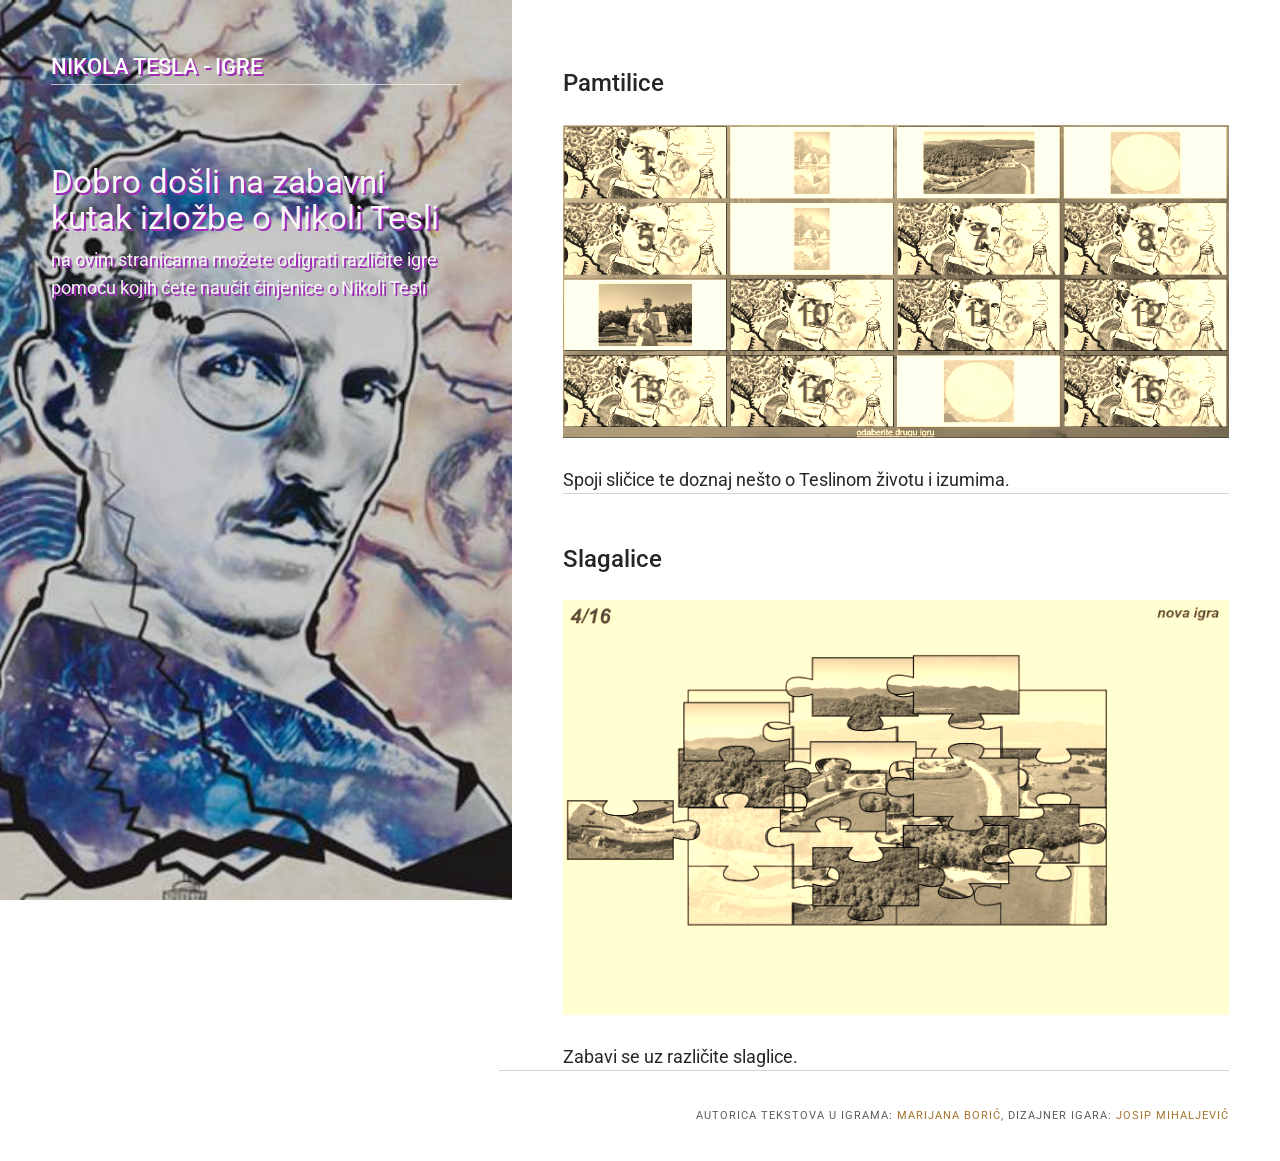
<file: index.html>
<!DOCTYPE html>
<html lang="en">

<head>
    <meta charset="utf-8">
    <meta http-equiv="X-UA-Compatible" content="IE=edge">
    <meta name="viewport" content="width=device-width,initial-scale=1">
    <title>Nikola Tesla - igre</title>
    <meta name="generator" content="Na ovim stranicama možete odigrati različite igre pomoću kojih ćete naučit činjenice o Nikoli Tesli.">
    <link rel="amphtml" href="https://borna12.github.io/tesla/amp/">
    <link type="application/atom+xml" rel="alternate" href="https://borna12.github.io/tesla/feed.xml">
    <link rel="apple-touch-icon" sizes="57x57" href="apple-icon-57x57.png">
    <link rel="apple-touch-icon" sizes="60x60" href="apple-icon-60x60.png">
    <link rel="apple-touch-icon" sizes="72x72" href="apple-icon-72x72.png">
    <link rel="apple-touch-icon" sizes="76x76" href="apple-icon-76x76.png">
    <link rel="apple-touch-icon" sizes="114x114" href="apple-icon-114x114.png">
    <link rel="apple-touch-icon" sizes="120x120" href="apple-icon-120x120.png">
    <link rel="apple-touch-icon" sizes="144x144" href="apple-icon-144x144.png">
    <link rel="apple-touch-icon" sizes="152x152" href="apple-icon-152x152.png">
    <link rel="apple-touch-icon" sizes="180x180" href="apple-icon-180x180.png">
    <link rel="icon" type="image/png" sizes="192x192" href="android-icon-192x192.png">
    <link rel="icon" type="image/png" sizes="32x32" href="favicon-32x32.png">
    <link rel="icon" type="image/png" sizes="96x96" href="favicon-96x96.png">
    <link rel="icon" type="image/png" sizes="16x16" href="favicon-16x16.png">
    
    <link rel="manifest" href="manifest.json">
    <meta name="msapplication-TileColor" content="#ffffff">
    <meta name="msapplication-TileImage" content="ms-icon-144x144.png">
    <meta property="og:title" content="Nikola Tesla - igre">
    <meta property="og:site_name" content="Nikola Tesla - igre">
    <meta property="og:description" content="">
    <meta property="og:url" content="https://borna12.github.io/tesla/">
    <meta property="og:type" content="website">
        <meta property="og:image" content="og-slika.png" />

    <link rel="preconnect" href="https://fonts.gstatic.com/" crossorigin>
    <link href="https://fonts.googleapis.com/css?family=Roboto:400,500" rel="stylesheet">
    <link rel="stylesheet"
        href="https://borna12.github.io/tesla/assets/css/style.css?v=146d277e39de30c2793e023e1980cc60">
    <script
        type="application/ld+json">{"@context":"http://schema.org","@type":"Organization","name":"Nikola Tesla - igre","url":"https://borna12.github.io/tesla"}</script>
    <script async
        src="https://borna12.github.io/tesla/assets/js/lazysizes.min.js?v=dc4b666bb3324aea4ead22e26059c761"></script>
</head>

<body>
    <div class="container">
        <nav class="menu">
            <ul class="navbar__menu"></ul><button class="menu__close js-menu__close">Close</button>
        </nav>
        <div class="content js-content">
            <header>
                <div class="top"><a class="logo" href="https://borna12.github.io/tesla" style="text-shadow: 2px 2px #9f2cb6;">Nikola Tesla - igre</a></div>
            </header>
            <main class="main">
                <section class="main__left">
                    <div class="hero"><img src="https://borna12.github.io/tesla/media/website/pozadina.jpg"
                            srcset="https://borna12.github.io/tesla/media/website/responsive/pozadina-xs.jpg 300w, https://borna12.github.io/tesla/media/website/responsive/pozadina-sm.jpg 480w, https://borna12.github.io/tesla/media/website/responsive/pozadina-md.jpg 768w, https://borna12.github.io/tesla/media/website/responsive/pozadina-lg.jpg 1024w, https://borna12.github.io/tesla/media/website/responsive/pozadina-xl.jpg 1280w, https://borna12.github.io/tesla/media/website/responsive/pozadina-2xl.jpg 1600w"
                            sizes="(min-width: 61.3125em) 50vw, 100vw" alt=""></div>
                    <header>
                        <h1>Dobro došli na zabavni kutak izložbe o Nikoli Tesli</h1>
                        <p>na ovim stranicama možete odigrati različite igre pomoću kojih ćete naučit činjenice o Nikoli
                            Tesli</p>
                    </header>
                </section>
                <div class="main__right category">
                    <div style="max-width:100%">
                        <article>
                            <header>
                                <h2><a href="https://borna12.github.io/tesla/pamtilica/index.html">Pamtilice</a></h2>
                                <p class="post__meta"><time datetime="2020-02-16T18:24">February 16, 2020 </time>by <a
                                        href="https://borna12.github.io/tesla/authors/josip-mihaljevic-marijana-boric/"
                                        title="Josip Mihaljević; Marijana Borić">Josip Mihaljević; Marijana Borić</a>
                                </p>
                            </header>
                            <p><a href="https://borna12.github.io/tesla/pamtilica/index.html">
                                
                                <div class="hover09 column">
                                    <div>
                                      <figure><img src="pamtilica.jpg" style="width:100%;height:auto">
                                      </figure>
                                    </div>
                                    </div></a>
                                    
                                    </p>
                            <p>Spoji sličice te doznaj nešto o Teslinom životu i izumima.</p>
                        </article>
                        <article>
                            <header>
                                <h2><a href="https://borna12.github.io/tesla/slagalice/index.html">Slagalice</a></h2>
                                <p class="post__meta"><time datetime="2020-02-16T18:18">February 16, 2020 </time>by <a
                                        href="https://borna12.github.io/tesla/authors/josip-mihaljevic-marijana-boric/"
                                        title="Josip Mihaljević; Marijana Borić">Josip Mihaljević; Marijana Borić</a>
                                </p>
                            </header>
                            <p><a href="https://borna12.github.io/tesla/slagalice/index.html">
                                <div class="hover09 column">
                                    <div>
                                      <figure>
                                <img src="slagalica.jpg" style="width:100%;height:auto"> </figure>
                            </div>
                            </div></a></p>
                            <p>Zabavi se uz različite slaglice.</p>
                        </article>
                    </div>
                </div>
            </main>
            <footer class="footer" style="margin-top: 0;">
                <div class="footer__copyright" style="display: block; text-align: right; width:100%">autorica tekstova u igrama: <a href="http://info.hazu.hr/hr/clanovi_akademije/osobne_stranice/mboric/mboric_biografija/" target="_blank">Marijana Borić</a>, dizajner igara: <a href="http://ihjj.hr/istrazivac/josip-mihaljevic/88/" target="_blank">Josip Mihaljević</a> </div>
            </footer>
        </div>
    </div>
    <script defer="defer"
        src="https://borna12.github.io/tesla/assets/js/jquery-3.2.1.slim.min.js?v=f307ecc7f6353949f03c06ffa70652a2"></script>
    <script defer="defer"
        src="https://borna12.github.io/tesla/assets/js/scripts.min.js?v=26d3bc49d3a07b5c3737fd74ea1ba4d4"></script>
</body>

</html>
</file>
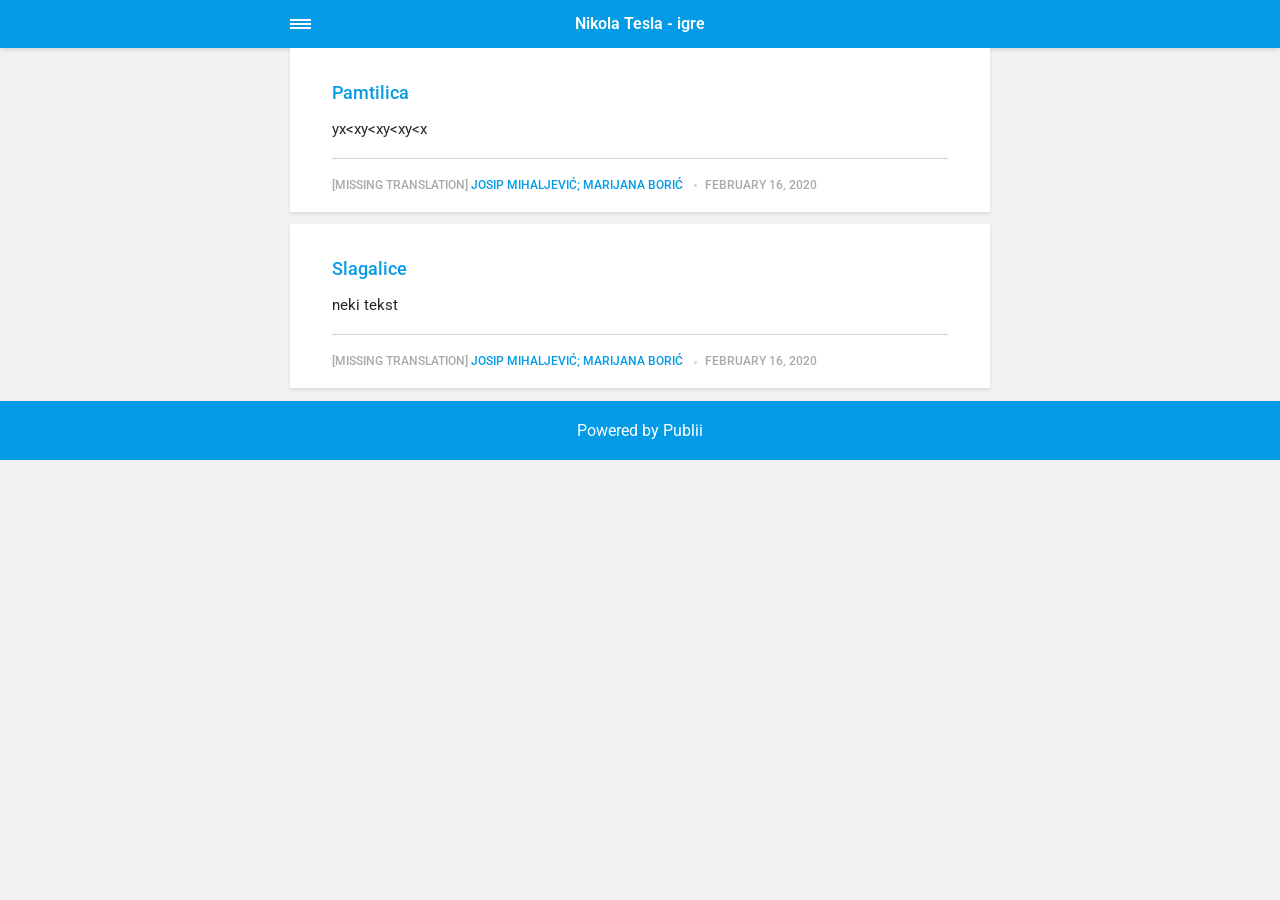
<file: amp/index.html>
<!doctype html><html amp lang="en"><head><meta charset="utf-8"><title>My blog - Nikola Tesla - igre</title><link rel="canonical" href="https://borna12.github.io/tesla/"><meta name="viewport" content="width=device-width,minimum-scale=1,initial-scale=1"><link href="https://fonts.googleapis.com/css?family=Roboto:400,700" rel="stylesheet" type="text/css"><script async custom-element="amp-sidebar" src="https://cdn.ampproject.org/v0/amp-sidebar-0.1.js"></script><script async custom-element="amp-iframe" src="https://cdn.ampproject.org/v0/amp-iframe-0.1.js"></script><script async custom-element="amp-video" src="https://cdn.ampproject.org/v0/amp-video-0.1.js"></script><script type="application/ld+json">{"@context":"http://schema.org","@type":"Organization","name":"Nikola Tesla - igre","url":"https://borna12.github.io/tesla/amp"}</script><style amp-custom>article,
aside,
footer,
header,
hgroup,
main,
nav,
section {
  display: block; }

*,
*:before,
*:after {
  -webkit-box-sizing: content-box;
  box-sizing: content-box;
  margin: 0;
  padding: 0; }

li {
  list-style: none; }

amp-img {
  max-width: 100%; }

button,
input,
select,
textarea {
  font: inherit; }

html {
  font-size: 1rem; }

body {
  background: #f1f1f1;
  color: #262626;
  font-family: -apple-system, BlinkMacSystemFont, "Segoe UI", Roboto, Oxygen-Sans, Ubuntu, Cantarell, "Helvetica Neue", sans-serif;
  line-height: 1.6; }

a {
  color:  #039be5;
  text-decoration: none;
  -webkit-transition: all 0.12s linear 0s;
  -o-transition: all 0.12s linear 0s;
  transition: all 0.12s linear 0s; }

a:hover {
  color: #262626;
  text-decoration: underline;
  -webkit-text-decoration-skip: ink;
  text-decoration-skip: ink; }

a:active {
  color: #262626; }

a:focus {
  outline: 2px dotted #039be5; }

figure,
blockquote,
p,
ul,
ol,
dl,
table,
hr,
fieldset {
  margin-top: 1.6rem; }

h1,
h2,
h3,
h4,
h5,
h6 {
  color: #262626;
  font-family: -apple-system, BlinkMacSystemFont, "Segoe UI", Roboto, Oxygen-Sans, Ubuntu, Cantarell, "Helvetica Neue", sans-serif;
  font-weight: 500;
  line-height: 1.2;
  margin-top: 2.13333rem; }

h1 {
  font-size: 1.67583rem;
  font-weight: normal; }

h2 {
  font-size: 1.4729rem; }

h3 {
  font-size: 1.29454rem; }

h4 {
  font-size: 1.13778rem; }

h5 {
  font-size: 1rem; }

h6 {
  font-size: 0.87891rem; }

h2 + p,
h3 + p,
h4 + p,
h5 + p,
h6 + p {
  margin-top: 0.8rem; }

b,
strong {
  font-weight: 600; }

blockquote {
  color: #6c7175;
  font-family: "Droid Serif", "Times", "Source Serif Pro", serif;
  font-style: italic;
  padding: 1.33333rem 0.53333rem 1.33333rem 3.2rem;
  position: relative; }
  blockquote:before {
    display: block;
    content: "\201C";
    font-size: 4.41226rem;
    position: absolute;
    left: 0;
    top: -12px;
    color: rgba(108, 113, 117, 0.5); }
  blockquote > :nth-child(1) {
    margin-top: 0; }

ul,
ol {
  margin-left: 2rem; }
  ul > li,
  ol > li {
    list-style: inherit;
    padding: 0 0 0.26667rem 0.26667rem; }

dl dt {
  color: #262626;
  font-weight: 600; }

code,
pre {
  background-color: #f1f1f1;
  font-family: monospace; }

pre {
  margin: 1.6rem 0 0;
  padding: 1.6rem;
  white-space: pre-wrap;
  word-wrap: break-word;
  overflow-x: auto; }
  pre > code {
    color: #262626;
    padding: 0; }

code {
  border-radius: 3px;
  color: #262626;
  padding: 0.26667rem 0.53333rem; }

table {
  border-collapse: collapse;
  border-spacing: 0;
  border: 1px solid #d4d4d4;
  width: 100%;
  overflow-x: auto;
  vertical-align: top;
  text-align: left;
  white-space: nowrap; }
  table th {
    font-weight: 500;
    padding: 0.53333rem 1.06667rem; }
  table tr {
    border-bottom: 1px solid #d4d4d4; }
    table tr:nth-child(2n) {
      background: #f1f1f1; }
  table td {
    padding: 0.53333rem 1.06667rem; }

figcaption {
  clear: both;
  color: rgba(108, 113, 117, 0.6);
  font-size: 0.82397rem;
  margin: 0.8rem 0 0;
  text-align: center; }

sub,
sup {
  font-size: 65%; }

hr {
  border: 0;
  height: 0;
  border-top: 1px solid rgba(0, 0, 0, 0.1);
  border-bottom: 1px solid rgba(255, 255, 255, 0.3); }

.btn, [type=button],
[type=submit],
button {
  background: #039be5;
  border: none;
  border-radius: 2px;
  color: #ffffff;
  cursor: pointer;
  display: inline-block;
  font-size: 0.87891rem;
  font-weight: 500;
  line-height: 1.9;
  padding: 0.53333rem 1.33333rem;
  text-align: center;
  text-decoration: none;
  -webkit-transition: all .15s ease;
  -o-transition: all .15s ease;
  transition: all .15s ease;
  width: auto; }
  .btn:hover, [type=button]:hover,
  [type=submit]:hover,
  button:hover {
    background: #262626;
    color: #ffffff; }
  .btn:focus, [type=button]:focus,
  [type=submit]:focus,
  button:focus {
    outline: none; }
  .btn-outline {
    border: 1px solid #ddd;
    background: #ffffff;
    border-radius: 3px;
    color: #262626; }

[type=button],
[type=submit],
button {
  text-transform: uppercase;
  -webkit-appearance: none;
  -moz-appearance: none; }

.navbar {
  background: #039be5;
  -webkit-box-shadow: 0 0 6px 0 rgba(0, 0, 0, 0.2);
  box-shadow: 0 0 6px 0 rgba(0, 0, 0, 0.2);
  line-height: 3;
  max-height: 4rem; }
  .navbar > div {
    -webkit-box-align: center;
    -ms-flex-align: center;
    align-items: center;
    display: -webkit-box;
    display: -ms-flexbox;
    display: flex;
    -webkit-box-pack: center;
    -ms-flex-pack: center;
    justify-content: center;
    text-align: left;
    max-width: 700px;
    margin: 0 auto; }
  .navbar a {
    color: #ffffff;
    text-decoration: none; }
  .navbar-sidebar-toggle {
    left: 0;
    position: relative;
    text-indent: -99999rem; }
    .navbar-sidebar-toggle:before {
      content: "";
      display: block;
      border-top: 0.375rem double #ffffff;
      border-bottom: 0.125rem solid #ffffff;
      height: 0.125rem;
      position: absolute;
      text-indent: 0;
      top: 50%;
      width: 1.3rem;
      -webkit-transform: translate(0px, -50%);
      -ms-transform: translate(0px, -50%);
      transform: translate(0px, -50%); }


.logo {
            display: inline-block;
  font-weight: 600;
  line-height: 1;
            margin: 0 auto;
            height: 2rem;
            text-indent: -9999px;
            width: 240px;vertical-align: middle;
        }
        .logo.logo-text {
            line-height: 2;
            text-align: center;
            text-indent: 0;
        }

amp-sidebar {
  background: #ffffff;
  width: 240px; }
  amp-sidebar > ul {
    margin: 0.8rem 0 0;
    padding: 0; }
    amp-sidebar > ul ul {
      border-left: 1px solid #d4d4d4;
      margin: 0.53333rem 0 0; }
    amp-sidebar > ul li {
      color: #262626;
      font-size: 0.9375rem;
      font-weight: 600;
      list-style: none;
      line-height: 1.4;
      padding: 0.42667rem 1.06667rem; }
      amp-sidebar > ul li li {
        font-weight: normal;
        padding: 0.26667rem 0 0.26667rem 1.06667rem; }
    amp-sidebar > ul a,
    amp-sidebar > ul a:visited {
      color: #262626; }

.bg-white {
  background: #ffffff; }

.wrap-page {
  max-width: 700px;
  margin: 0 auto; }

@media all and (max-width: 43.6875em) {
  .wrap-inner {
    padding: 0 6%; } }

.page-title {
  background: #ffffff;
  -webkit-box-shadow: 0 2px 3px rgba(38, 38, 38, 0.1);
  box-shadow: 0 2px 3px rgba(38, 38, 38, 0.1);
  margin-bottom: 0.8rem;
  padding: 1.6rem 6%; }
  .page-title > h1 {
    margin: 0;
    font-size: 1.29454rem; }
  .page-title > p {
    font-size: 0.87891rem;
    color: #6c7175;
    line-height: 1.3;
    margin: 0.26667rem 0 0; }
  .page-title-author {
    border-radius: 50%;
    float: left;
    height: 2.5rem;
    width: 2.5rem; }
    .page-title-author + h1 {
      margin-left: 3.5rem; }
      .page-title-author + h1 + p {
        margin-left: 3.5rem; }

.card {
  background: #ffffff;
  -webkit-box-shadow: 0 2px 3px rgba(38, 38, 38, 0.1);
  box-shadow: 0 2px 3px rgba(38, 38, 38, 0.1);
  margin-bottom: 0.8rem;
  padding-bottom: 1.06667rem; }

  .card-meta {
    border-top: 1px solid #d4d4d4;
    color: rgba(108, 113, 117, 0.6);
    font-size: 0.7242rem;
    font-weight: 500;
    margin-top: 1.06667rem;
    padding-top: 1.06667rem;
    text-transform: uppercase; }
    .card-meta a + time:before {
      content: "";
      background: #d4d4d4;
      display: inline-block;
      height: 3px;
      margin: 0 8px;
      width: 3px;
      vertical-align: middle;
      border-radius: 50%; }
  .card-text {
    font-size: 0.9375rem;
    overflow: hidden;
    padding: 0 6%; }
    .card-text h2 {
      font-size: 1.13778rem; }

.post {
  margin-bottom: 2.13333rem; }
  .post-featured-image {
    margin-top: 0;
    position: relative; }
    .post-featured-image > figcaption {
      background: rgba(0, 0, 0, 0.5);
      border-radius: 3px;
      color: #ffffff;
      position: absolute;
      bottom: 0.8rem;
      padding: 0 0.26667rem;
      right: 6%; }
  .post-header {
    margin-bottom: 2.13333rem; }
  .post-meta {
    border-bottom: 1px solid #d4d4d4;
    color: rgba(108, 113, 117, 0.6);
    font-size: 0.7242rem;
    font-weight: 500;
    margin-top: 1.06667rem;
    padding-bottom: 1.06667rem;
    text-transform: uppercase; }
    .post-meta a + time:before {
      content: "";
      background: #d4d4d4;
      display: inline-block;
      height: 3px;
      margin: 0 8px;
      width: 3px;
      vertical-align: middle;
      border-radius: 50%; }
  .post-tag {
    margin: 0; }
    .post-tag > li {
      display: inline-block;
      padding: 0; }
      .post-tag > li a {
        background: #f1f1f1;
        border-radius: 2px;
        color: #6c7175;
        font-size: 0.77248rem;
        display: inline-block;
        margin: 0 0.26667rem 0.26667rem 0;
        padding: 0.26667rem 0.53333rem; }
        .post-tag > li a:hover {
          background: #039be5;
          color: #ffffff;
          text-decoration: none; }
  .post-share {
    display: -webkit-box;
    display: -ms-flexbox;
    display: flex;
    -webkit-box-orient: horizontal;
    -webkit-box-direction: normal;
    -ms-flex-direction: row;
    flex-direction: row;
    -webkit-box-pack: justify;
    -ms-flex-pack: justify;
    justify-content: space-between;
    margin-top: 1.6rem;
    width: 100%; }
    .post-share amp-social-share {
      -webkit-box-flex: 1;
      -ms-flex: 1 0 auto;
      flex: 1 0 auto;
      background-size: 24px; }
  .post-scroll {
    color: #ffffff;
    background: #039be5;
    bottom: 10px;
    border-radius: 50%;
    border: none;
    -webkit-box-shadow: 0 1px 1.5px 0 rgba(38, 38, 38, 0.12), 0 1px 1px 0 rgba(38, 38, 38, 0.24);
    box-shadow: 0 1px 1.5px 0 rgba(38, 38, 38, 0.12), 0 1px 1px 0 rgba(38, 38, 38, 0.24);
    font-size: 1.13778rem;
    height: 46px;
    opacity: 0;
    outline: none;
    position: fixed;
    padding: 0;
    right: 4%;
    visibility: hidden;
    width: 46px;
    z-index: 9999; }
    .post-scroll-marker {
      height: 0px;
      position: absolute;
      top: 100px;
      width: 0px; }
        .post-pagination {
    background: #f1f1f1;
    -webkit-box-shadow: inset 0 2px 3px rgba(38, 38, 38, 0.1);
    box-shadow: inset 0 2px 3px rgba(38, 38, 38, 0.1);
    border-top: 1px solid #d4d4d4;
    padding: 1.06667rem 0; }
    .post-pagination > div {
      line-height: 1.2;
      padding: 0.53333rem 1.06667rem;
      text-align: center; }
      .post-pagination > div span {
        display: block;
        color: #6c7175;
        font-size: 0.7242rem;
        font-weight: 500;
        margin-bottom: 0.26667rem;
        text-transform: uppercase; }
    .post-pagination-prev a:before {
      content: "\2190";
      margin-right: 0.26667rem; }
    .post-pagination-next a:after {
      content: "\2192";
      margin-left: 0.26667rem; }

aside {
  margin: 1.6rem 0 0; }

.align-left {
  text-align: left; }

.align-right {
  text-align: right; }

.align-center {
  text-align: center; }

.align-justify {
  text-align: justify; }

.msg {
  border-left: 2px solid transparent;
  padding: 1.06667rem 1.06667rem; }
  .msg--highlight {
    background-color: #fff8e6;
    border-color: #e2ac4f; }
  .msg--info {
    background: rgba(45, 97, 201, 0.03);
    border-color: #039be5; }
  .msg--success {
    background: #f7fbf6;
    border-color: #5ab44b; }
  .msg--warning {
    background: #fff3f3;
    border-color: #c06367;
    color: #a94442; }

.dropcap:first-letter {
  float: left;
  font-family: -apple-system, BlinkMacSystemFont, "Segoe UI", Roboto, Oxygen-Sans, Ubuntu, Cantarell, "Helvetica Neue", sans-serif;
  font-size: 2.16943rem;
  line-height: 0.7;
  margin-right: 0.53333rem;
  padding: 0.53333rem 0.53333rem 0.53333rem 0; }

.pagination {
  display: -webkit-box;
  display: -ms-flexbox;
  display: flex;
  -webkit-box-pack: justify;
  -ms-flex-pack: justify;
  justify-content: space-between;
  margin: 0.8rem 0; }
  .pagination > a {
    padding-left: 0;
    padding-right: 0;
    width: 49%; }
  .pagination-right {
    margin-left: auto; }

.bottom {
  background: #039be5;
  color: #ffffff;
  padding: 1.06667rem 4%;
  text-align: center; }</style><style amp-boilerplate>body{-webkit-animation:-amp-start 8s steps(1,end) 0s 1 normal both;-moz-animation:-amp-start 8s steps(1,end) 0s 1 normal both;-ms-animation:-amp-start 8s steps(1,end) 0s 1 normal both;animation:-amp-start 8s steps(1,end) 0s 1 normal both}@-webkit-keyframes -amp-start{from{visibility:hidden}to{visibility:visible}}@-moz-keyframes -amp-start{from{visibility:hidden}to{visibility:visible}}@-ms-keyframes -amp-start{from{visibility:hidden}to{visibility:visible}}@-o-keyframes -amp-start{from{visibility:hidden}to{visibility:visible}}@keyframes -amp-start{from{visibility:hidden}to{visibility:visible}}</style><noscript><style amp-boilerplate>body{-webkit-animation:none;-moz-animation:none;-ms-animation:none;animation:none}</style></noscript><script async src="https://cdn.ampproject.org/v0.js"></script><script custom-element="amp-animation" src="https://cdn.ampproject.org/v0/amp-animation-0.1.js" async></script><script custom-element="amp-position-observer" src="https://cdn.ampproject.org/v0/amp-position-observer-0.1.js" async></script></head><body><nav class="navbar wrap-inner" id="top"><div><a on="tap:navbar-sidebar.toggle" class="navbar-sidebar-toggle" title="Menu">Menu</a> <a class="logo logo-text" href="https://borna12.github.io/tesla/amp">Nikola Tesla - igre</a></div></nav><main class="wrap-page"><article class="card"><a href="https://borna12.github.io/tesla/amp/pamtilica.html"><amp-img src="https://borna12.github.io/tesla/media/posts/2/pamtilica.jpg" alt="" srcset="https://borna12.github.io/tesla/media/posts/2/responsive/pamtilica-xs.jpg 300w ,https://borna12.github.io/tesla/media/posts/2/responsive/pamtilica-sm.jpg 480w ,https://borna12.github.io/tesla/media/posts/2/responsive/pamtilica-md.jpg 768w ,https://borna12.github.io/tesla/media/posts/2/responsive/pamtilica-lg.jpg 1024w ,https://borna12.github.io/tesla/media/posts/2/responsive/pamtilica-xl.jpg 1280w ,https://borna12.github.io/tesla/media/posts/2/responsive/pamtilica-2xl.jpg 1600w" sizes="(min-width: 61.3125em) 50vw, 100vw" height="476" layout="responsive" width="602"></amp-img></a><div class="card-text"><h2><a href="https://borna12.github.io/tesla/amp/pamtilica.html">Pamtilica</a></h2><p>yx&lt;xy&lt;xy&lt;xy&lt;x</p><p class="card-meta">[MISSING TRANSLATION] <a href="https://borna12.github.io/tesla/amp/authors/josip-mihaljevic-marijana-boric/" rel="nofollow" title="Josip Mihaljević; Marijana Borić">Josip Mihaljević; Marijana Borić</a> <time datetime="2020-02-16T18:24">February 16, 2020</time></p></div></article><article class="card"><a href="https://borna12.github.io/tesla/amp/slagalice.html"><amp-img src="https://borna12.github.io/tesla/media/posts/1/Propagandni-letak-Tesla-Company-New-York.jpg" alt="" srcset="https://borna12.github.io/tesla/media/posts/1/responsive/Propagandni-letak-Tesla-Company-New-York-xs.jpg 300w ,https://borna12.github.io/tesla/media/posts/1/responsive/Propagandni-letak-Tesla-Company-New-York-sm.jpg 480w ,https://borna12.github.io/tesla/media/posts/1/responsive/Propagandni-letak-Tesla-Company-New-York-md.jpg 768w ,https://borna12.github.io/tesla/media/posts/1/responsive/Propagandni-letak-Tesla-Company-New-York-lg.jpg 1024w ,https://borna12.github.io/tesla/media/posts/1/responsive/Propagandni-letak-Tesla-Company-New-York-xl.jpg 1280w ,https://borna12.github.io/tesla/media/posts/1/responsive/Propagandni-letak-Tesla-Company-New-York-2xl.jpg 1600w" sizes="(min-width: 61.3125em) 50vw, 100vw" height="873" layout="responsive" width="1486"></amp-img></a><div class="card-text"><h2><a href="https://borna12.github.io/tesla/amp/slagalice.html">Slagalice</a></h2><p>neki tekst</p><p class="card-meta">[MISSING TRANSLATION] <a href="https://borna12.github.io/tesla/amp/authors/josip-mihaljevic-marijana-boric/" rel="nofollow" title="Josip Mihaljević; Marijana Borić">Josip Mihaljević; Marijana Borić</a> <time datetime="2020-02-16T18:18">February 16, 2020</time></p></div></article></main><amp-animation id="showAnim" layout="nodisplay"><script type="application/json">{
                    "duration": "200ms",
                    "fill": "both",
                    "iterations": "1",
                    "direction": "alternate",
                    "animations": [{
                        "selector": ".post-scroll",
                        "keyframes": [{
                            "opacity": "1",
                            "visibility": "visible",
                            "transform": "scale(1)"
                        }]
                    }]
                }</script></amp-animation><amp-animation id="hideAnim" layout="nodisplay"><script type="application/json">{
                    "duration": "200ms",
                    "fill": "both",
                    "iterations": "1",
                    "direction": "alternate",
                    "animations": [{
                        "selector": ".post-scroll",
                        "keyframes": [{
                            "opacity": "0",
                            "visibility": "hidden",
                            "transform": "scale(0.1)"
                        }]
                    }]
                }</script></amp-animation><div class="post-scroll-marker"><amp-position-observer on="enter:hideAnim.start; exit:showAnim.start" layout="nodisplay"></amp-position-observer></div><button class="post-scroll" on="tap:top.scrollTo(duration=200)">&#8593;</button><footer class="bottom">Powered by Publii</footer><amp-sidebar id="navbar-sidebar" layout="nodisplay"><ul></ul></amp-sidebar></body></html>
</file>
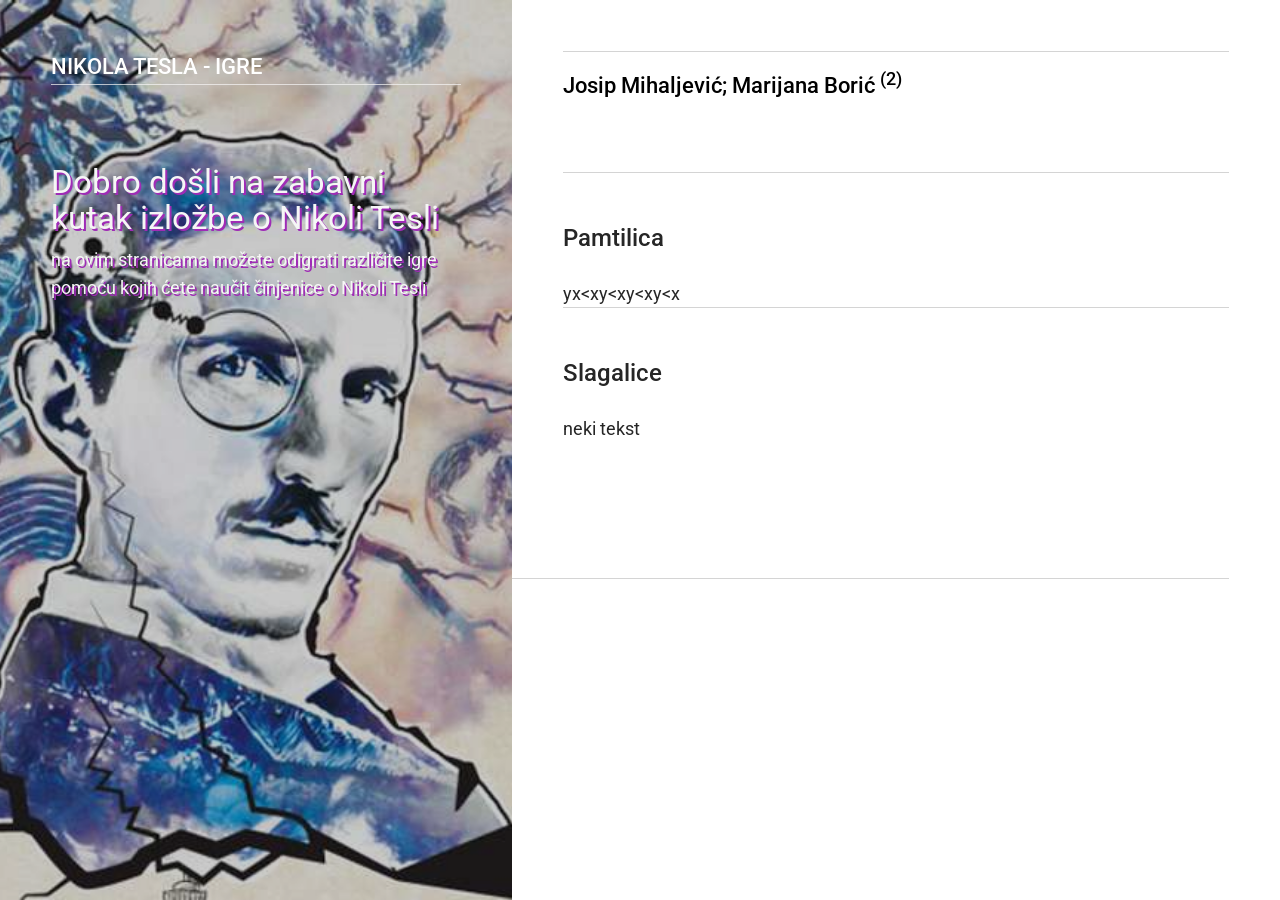
<file: authors/josip-mihaljevic-marijana-boric/index.html>
<!DOCTYPE html><html lang="en"><head><meta charset="utf-8"><meta http-equiv="X-UA-Compatible" content="IE=edge"><meta name="viewport" content="width=device-width,initial-scale=1"><title>Author: Josip Mihaljević; Marijana Borić - Nikola Tesla - igre</title><meta name="robots" content="noindex, follow"><meta name="generator" content="Publii Open-Source CMS for Static Site"><link rel="amphtml" href="https://borna12.github.io/tesla/amp/authors/josip-mihaljevic-marijana-boric/"><link type="application/atom+xml" rel="alternate" href="https://borna12.github.io/tesla/feed.xml"><meta property="og:title" content="Josip Mihaljević; Marijana Borić"><meta property="og:site_name" content="My blog - Nikola Tesla - igre"><meta property="og:description" content=""><meta property="og:url" content="https://borna12.github.io/tesla/authors/josip-mihaljevic-marijana-boric/"><meta property="og:type" content="website"><link rel="preconnect" href="https://fonts.gstatic.com/" crossorigin><link href="https://fonts.googleapis.com/css?family=Roboto:400,500" rel="stylesheet"><link rel="stylesheet" href="https://borna12.github.io/tesla/assets/css/style.css?v=146d277e39de30c2793e023e1980cc60"><script type="application/ld+json">{"@context":"http://schema.org","@type":"Organization","name":"Nikola Tesla - igre","url":"https://borna12.github.io/tesla"}</script><script async src="https://borna12.github.io/tesla/assets/js/lazysizes.min.js?v=dc4b666bb3324aea4ead22e26059c761"></script></head><body><div class="container"><nav class="menu"><ul class="navbar__menu"></ul><button class="menu__close js-menu__close">Close</button></nav><div class="content js-content"><header><div class="top"><a class="logo" href="https://borna12.github.io/tesla">Nikola Tesla - igre</a></div><div class="top top--right is-sticky"></div></header><main class="main"><section class="main__left"><div class="hero"><img src="https://borna12.github.io/tesla/media/website/pozadina.jpg" srcset="https://borna12.github.io/tesla/media/website/responsive/pozadina-xs.jpg 300w, https://borna12.github.io/tesla/media/website/responsive/pozadina-sm.jpg 480w, https://borna12.github.io/tesla/media/website/responsive/pozadina-md.jpg 768w, https://borna12.github.io/tesla/media/website/responsive/pozadina-lg.jpg 1024w, https://borna12.github.io/tesla/media/website/responsive/pozadina-xl.jpg 1280w, https://borna12.github.io/tesla/media/website/responsive/pozadina-2xl.jpg 1600w" sizes="(min-width: 61.3125em) 50vw, 100vw" alt=""></div><header><h1>Dobro došli na zabavni kutak izložbe o Nikoli Tesli</h1><p>na ovim stranicama možete odigrati različite igre pomoću kojih ćete naučit činjenice o Nikoli Tesli</p></header></section><div class="main__right category author"><div><div class="author__bio"><h3>Josip Mihaljević; Marijana Borić <sup>(2)</sup></h3></div><article><header><h2><a href="https://borna12.github.io/tesla/pamtilica.html">Pamtilica</a></h2><p class="post__meta"><time datetime="2020-02-16T18:24">February 16, 2020</time></p></header><p>yx&lt;xy&lt;xy&lt;xy&lt;x</p></article><article><header><h2><a href="https://borna12.github.io/tesla/slagalice.html">Slagalice</a></h2><p class="post__meta"><time datetime="2020-02-16T18:18">February 16, 2020</time></p></header><p>neki tekst</p></article></div></div></main><footer class="footer"><div class="footer__copyright">Powered by Publii</div></footer></div></div><script defer="defer" src="https://borna12.github.io/tesla/assets/js/jquery-3.2.1.slim.min.js?v=f307ecc7f6353949f03c06ffa70652a2"></script><script defer="defer" src="https://borna12.github.io/tesla/assets/js/scripts.min.js?v=26d3bc49d3a07b5c3737fd74ea1ba4d4"></script></body></html>
</file>
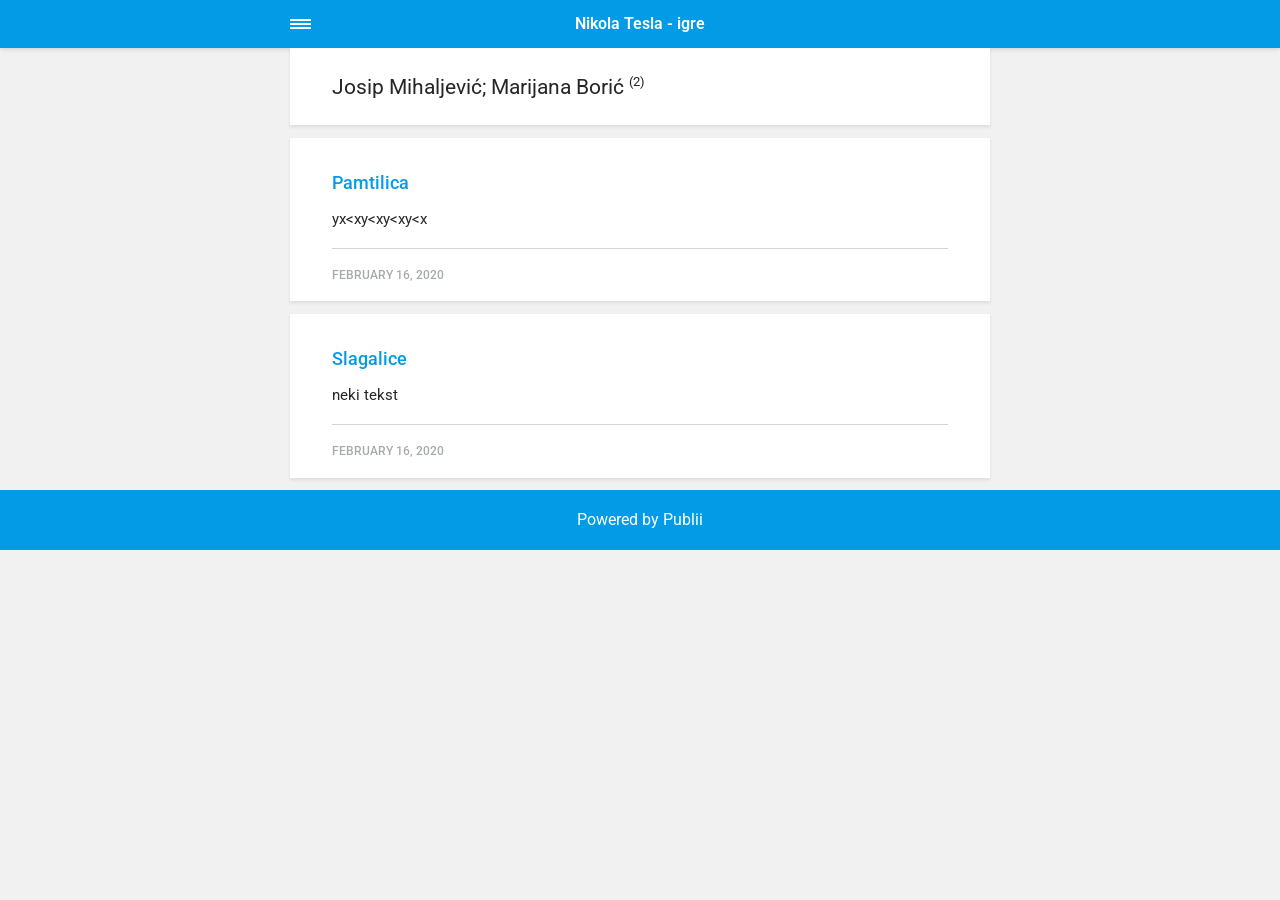
<file: amp/authors/josip-mihaljevic-marijana-boric/index.html>
<!doctype html><html amp lang="en"><head><meta charset="utf-8"><title>Author: Josip Mihaljević; Marijana Borić - Nikola Tesla - igre</title><link rel="canonical" href="https://borna12.github.io/tesla/authors/josip-mihaljevic-marijana-boric/"><meta name="viewport" content="width=device-width,minimum-scale=1,initial-scale=1"><link href="https://fonts.googleapis.com/css?family=Roboto:400,700" rel="stylesheet" type="text/css"><script async custom-element="amp-sidebar" src="https://cdn.ampproject.org/v0/amp-sidebar-0.1.js"></script><script async custom-element="amp-iframe" src="https://cdn.ampproject.org/v0/amp-iframe-0.1.js"></script><script async custom-element="amp-video" src="https://cdn.ampproject.org/v0/amp-video-0.1.js"></script><script type="application/ld+json">{"@context":"http://schema.org","@type":"Organization","name":"Nikola Tesla - igre","url":"https://borna12.github.io/tesla/amp"}</script><style amp-custom>article,
aside,
footer,
header,
hgroup,
main,
nav,
section {
  display: block; }

*,
*:before,
*:after {
  -webkit-box-sizing: content-box;
  box-sizing: content-box;
  margin: 0;
  padding: 0; }

li {
  list-style: none; }

amp-img {
  max-width: 100%; }

button,
input,
select,
textarea {
  font: inherit; }

html {
  font-size: 1rem; }

body {
  background: #f1f1f1;
  color: #262626;
  font-family: -apple-system, BlinkMacSystemFont, "Segoe UI", Roboto, Oxygen-Sans, Ubuntu, Cantarell, "Helvetica Neue", sans-serif;
  line-height: 1.6; }

a {
  color:  #039be5;
  text-decoration: none;
  -webkit-transition: all 0.12s linear 0s;
  -o-transition: all 0.12s linear 0s;
  transition: all 0.12s linear 0s; }

a:hover {
  color: #262626;
  text-decoration: underline;
  -webkit-text-decoration-skip: ink;
  text-decoration-skip: ink; }

a:active {
  color: #262626; }

a:focus {
  outline: 2px dotted #039be5; }

figure,
blockquote,
p,
ul,
ol,
dl,
table,
hr,
fieldset {
  margin-top: 1.6rem; }

h1,
h2,
h3,
h4,
h5,
h6 {
  color: #262626;
  font-family: -apple-system, BlinkMacSystemFont, "Segoe UI", Roboto, Oxygen-Sans, Ubuntu, Cantarell, "Helvetica Neue", sans-serif;
  font-weight: 500;
  line-height: 1.2;
  margin-top: 2.13333rem; }

h1 {
  font-size: 1.67583rem;
  font-weight: normal; }

h2 {
  font-size: 1.4729rem; }

h3 {
  font-size: 1.29454rem; }

h4 {
  font-size: 1.13778rem; }

h5 {
  font-size: 1rem; }

h6 {
  font-size: 0.87891rem; }

h2 + p,
h3 + p,
h4 + p,
h5 + p,
h6 + p {
  margin-top: 0.8rem; }

b,
strong {
  font-weight: 600; }

blockquote {
  color: #6c7175;
  font-family: "Droid Serif", "Times", "Source Serif Pro", serif;
  font-style: italic;
  padding: 1.33333rem 0.53333rem 1.33333rem 3.2rem;
  position: relative; }
  blockquote:before {
    display: block;
    content: "\201C";
    font-size: 4.41226rem;
    position: absolute;
    left: 0;
    top: -12px;
    color: rgba(108, 113, 117, 0.5); }
  blockquote > :nth-child(1) {
    margin-top: 0; }

ul,
ol {
  margin-left: 2rem; }
  ul > li,
  ol > li {
    list-style: inherit;
    padding: 0 0 0.26667rem 0.26667rem; }

dl dt {
  color: #262626;
  font-weight: 600; }

code,
pre {
  background-color: #f1f1f1;
  font-family: monospace; }

pre {
  margin: 1.6rem 0 0;
  padding: 1.6rem;
  white-space: pre-wrap;
  word-wrap: break-word;
  overflow-x: auto; }
  pre > code {
    color: #262626;
    padding: 0; }

code {
  border-radius: 3px;
  color: #262626;
  padding: 0.26667rem 0.53333rem; }

table {
  border-collapse: collapse;
  border-spacing: 0;
  border: 1px solid #d4d4d4;
  width: 100%;
  overflow-x: auto;
  vertical-align: top;
  text-align: left;
  white-space: nowrap; }
  table th {
    font-weight: 500;
    padding: 0.53333rem 1.06667rem; }
  table tr {
    border-bottom: 1px solid #d4d4d4; }
    table tr:nth-child(2n) {
      background: #f1f1f1; }
  table td {
    padding: 0.53333rem 1.06667rem; }

figcaption {
  clear: both;
  color: rgba(108, 113, 117, 0.6);
  font-size: 0.82397rem;
  margin: 0.8rem 0 0;
  text-align: center; }

sub,
sup {
  font-size: 65%; }

hr {
  border: 0;
  height: 0;
  border-top: 1px solid rgba(0, 0, 0, 0.1);
  border-bottom: 1px solid rgba(255, 255, 255, 0.3); }

.btn, [type=button],
[type=submit],
button {
  background: #039be5;
  border: none;
  border-radius: 2px;
  color: #ffffff;
  cursor: pointer;
  display: inline-block;
  font-size: 0.87891rem;
  font-weight: 500;
  line-height: 1.9;
  padding: 0.53333rem 1.33333rem;
  text-align: center;
  text-decoration: none;
  -webkit-transition: all .15s ease;
  -o-transition: all .15s ease;
  transition: all .15s ease;
  width: auto; }
  .btn:hover, [type=button]:hover,
  [type=submit]:hover,
  button:hover {
    background: #262626;
    color: #ffffff; }
  .btn:focus, [type=button]:focus,
  [type=submit]:focus,
  button:focus {
    outline: none; }
  .btn-outline {
    border: 1px solid #ddd;
    background: #ffffff;
    border-radius: 3px;
    color: #262626; }

[type=button],
[type=submit],
button {
  text-transform: uppercase;
  -webkit-appearance: none;
  -moz-appearance: none; }

.navbar {
  background: #039be5;
  -webkit-box-shadow: 0 0 6px 0 rgba(0, 0, 0, 0.2);
  box-shadow: 0 0 6px 0 rgba(0, 0, 0, 0.2);
  line-height: 3;
  max-height: 4rem; }
  .navbar > div {
    -webkit-box-align: center;
    -ms-flex-align: center;
    align-items: center;
    display: -webkit-box;
    display: -ms-flexbox;
    display: flex;
    -webkit-box-pack: center;
    -ms-flex-pack: center;
    justify-content: center;
    text-align: left;
    max-width: 700px;
    margin: 0 auto; }
  .navbar a {
    color: #ffffff;
    text-decoration: none; }
  .navbar-sidebar-toggle {
    left: 0;
    position: relative;
    text-indent: -99999rem; }
    .navbar-sidebar-toggle:before {
      content: "";
      display: block;
      border-top: 0.375rem double #ffffff;
      border-bottom: 0.125rem solid #ffffff;
      height: 0.125rem;
      position: absolute;
      text-indent: 0;
      top: 50%;
      width: 1.3rem;
      -webkit-transform: translate(0px, -50%);
      -ms-transform: translate(0px, -50%);
      transform: translate(0px, -50%); }


.logo {
            display: inline-block;
  font-weight: 600;
  line-height: 1;
            margin: 0 auto;
            height: 2rem;
            text-indent: -9999px;
            width: 240px;vertical-align: middle;
        }
        .logo.logo-text {
            line-height: 2;
            text-align: center;
            text-indent: 0;
        }

amp-sidebar {
  background: #ffffff;
  width: 240px; }
  amp-sidebar > ul {
    margin: 0.8rem 0 0;
    padding: 0; }
    amp-sidebar > ul ul {
      border-left: 1px solid #d4d4d4;
      margin: 0.53333rem 0 0; }
    amp-sidebar > ul li {
      color: #262626;
      font-size: 0.9375rem;
      font-weight: 600;
      list-style: none;
      line-height: 1.4;
      padding: 0.42667rem 1.06667rem; }
      amp-sidebar > ul li li {
        font-weight: normal;
        padding: 0.26667rem 0 0.26667rem 1.06667rem; }
    amp-sidebar > ul a,
    amp-sidebar > ul a:visited {
      color: #262626; }

.bg-white {
  background: #ffffff; }

.wrap-page {
  max-width: 700px;
  margin: 0 auto; }

@media all and (max-width: 43.6875em) {
  .wrap-inner {
    padding: 0 6%; } }

.page-title {
  background: #ffffff;
  -webkit-box-shadow: 0 2px 3px rgba(38, 38, 38, 0.1);
  box-shadow: 0 2px 3px rgba(38, 38, 38, 0.1);
  margin-bottom: 0.8rem;
  padding: 1.6rem 6%; }
  .page-title > h1 {
    margin: 0;
    font-size: 1.29454rem; }
  .page-title > p {
    font-size: 0.87891rem;
    color: #6c7175;
    line-height: 1.3;
    margin: 0.26667rem 0 0; }
  .page-title-author {
    border-radius: 50%;
    float: left;
    height: 2.5rem;
    width: 2.5rem; }
    .page-title-author + h1 {
      margin-left: 3.5rem; }
      .page-title-author + h1 + p {
        margin-left: 3.5rem; }

.card {
  background: #ffffff;
  -webkit-box-shadow: 0 2px 3px rgba(38, 38, 38, 0.1);
  box-shadow: 0 2px 3px rgba(38, 38, 38, 0.1);
  margin-bottom: 0.8rem;
  padding-bottom: 1.06667rem; }

  .card-meta {
    border-top: 1px solid #d4d4d4;
    color: rgba(108, 113, 117, 0.6);
    font-size: 0.7242rem;
    font-weight: 500;
    margin-top: 1.06667rem;
    padding-top: 1.06667rem;
    text-transform: uppercase; }
    .card-meta a + time:before {
      content: "";
      background: #d4d4d4;
      display: inline-block;
      height: 3px;
      margin: 0 8px;
      width: 3px;
      vertical-align: middle;
      border-radius: 50%; }
  .card-text {
    font-size: 0.9375rem;
    overflow: hidden;
    padding: 0 6%; }
    .card-text h2 {
      font-size: 1.13778rem; }

.post {
  margin-bottom: 2.13333rem; }
  .post-featured-image {
    margin-top: 0;
    position: relative; }
    .post-featured-image > figcaption {
      background: rgba(0, 0, 0, 0.5);
      border-radius: 3px;
      color: #ffffff;
      position: absolute;
      bottom: 0.8rem;
      padding: 0 0.26667rem;
      right: 6%; }
  .post-header {
    margin-bottom: 2.13333rem; }
  .post-meta {
    border-bottom: 1px solid #d4d4d4;
    color: rgba(108, 113, 117, 0.6);
    font-size: 0.7242rem;
    font-weight: 500;
    margin-top: 1.06667rem;
    padding-bottom: 1.06667rem;
    text-transform: uppercase; }
    .post-meta a + time:before {
      content: "";
      background: #d4d4d4;
      display: inline-block;
      height: 3px;
      margin: 0 8px;
      width: 3px;
      vertical-align: middle;
      border-radius: 50%; }
  .post-tag {
    margin: 0; }
    .post-tag > li {
      display: inline-block;
      padding: 0; }
      .post-tag > li a {
        background: #f1f1f1;
        border-radius: 2px;
        color: #6c7175;
        font-size: 0.77248rem;
        display: inline-block;
        margin: 0 0.26667rem 0.26667rem 0;
        padding: 0.26667rem 0.53333rem; }
        .post-tag > li a:hover {
          background: #039be5;
          color: #ffffff;
          text-decoration: none; }
  .post-share {
    display: -webkit-box;
    display: -ms-flexbox;
    display: flex;
    -webkit-box-orient: horizontal;
    -webkit-box-direction: normal;
    -ms-flex-direction: row;
    flex-direction: row;
    -webkit-box-pack: justify;
    -ms-flex-pack: justify;
    justify-content: space-between;
    margin-top: 1.6rem;
    width: 100%; }
    .post-share amp-social-share {
      -webkit-box-flex: 1;
      -ms-flex: 1 0 auto;
      flex: 1 0 auto;
      background-size: 24px; }
  .post-scroll {
    color: #ffffff;
    background: #039be5;
    bottom: 10px;
    border-radius: 50%;
    border: none;
    -webkit-box-shadow: 0 1px 1.5px 0 rgba(38, 38, 38, 0.12), 0 1px 1px 0 rgba(38, 38, 38, 0.24);
    box-shadow: 0 1px 1.5px 0 rgba(38, 38, 38, 0.12), 0 1px 1px 0 rgba(38, 38, 38, 0.24);
    font-size: 1.13778rem;
    height: 46px;
    opacity: 0;
    outline: none;
    position: fixed;
    padding: 0;
    right: 4%;
    visibility: hidden;
    width: 46px;
    z-index: 9999; }
    .post-scroll-marker {
      height: 0px;
      position: absolute;
      top: 100px;
      width: 0px; }
        .post-pagination {
    background: #f1f1f1;
    -webkit-box-shadow: inset 0 2px 3px rgba(38, 38, 38, 0.1);
    box-shadow: inset 0 2px 3px rgba(38, 38, 38, 0.1);
    border-top: 1px solid #d4d4d4;
    padding: 1.06667rem 0; }
    .post-pagination > div {
      line-height: 1.2;
      padding: 0.53333rem 1.06667rem;
      text-align: center; }
      .post-pagination > div span {
        display: block;
        color: #6c7175;
        font-size: 0.7242rem;
        font-weight: 500;
        margin-bottom: 0.26667rem;
        text-transform: uppercase; }
    .post-pagination-prev a:before {
      content: "\2190";
      margin-right: 0.26667rem; }
    .post-pagination-next a:after {
      content: "\2192";
      margin-left: 0.26667rem; }

aside {
  margin: 1.6rem 0 0; }

.align-left {
  text-align: left; }

.align-right {
  text-align: right; }

.align-center {
  text-align: center; }

.align-justify {
  text-align: justify; }

.msg {
  border-left: 2px solid transparent;
  padding: 1.06667rem 1.06667rem; }
  .msg--highlight {
    background-color: #fff8e6;
    border-color: #e2ac4f; }
  .msg--info {
    background: rgba(45, 97, 201, 0.03);
    border-color: #039be5; }
  .msg--success {
    background: #f7fbf6;
    border-color: #5ab44b; }
  .msg--warning {
    background: #fff3f3;
    border-color: #c06367;
    color: #a94442; }

.dropcap:first-letter {
  float: left;
  font-family: -apple-system, BlinkMacSystemFont, "Segoe UI", Roboto, Oxygen-Sans, Ubuntu, Cantarell, "Helvetica Neue", sans-serif;
  font-size: 2.16943rem;
  line-height: 0.7;
  margin-right: 0.53333rem;
  padding: 0.53333rem 0.53333rem 0.53333rem 0; }

.pagination {
  display: -webkit-box;
  display: -ms-flexbox;
  display: flex;
  -webkit-box-pack: justify;
  -ms-flex-pack: justify;
  justify-content: space-between;
  margin: 0.8rem 0; }
  .pagination > a {
    padding-left: 0;
    padding-right: 0;
    width: 49%; }
  .pagination-right {
    margin-left: auto; }

.bottom {
  background: #039be5;
  color: #ffffff;
  padding: 1.06667rem 4%;
  text-align: center; }</style><style amp-boilerplate>body{-webkit-animation:-amp-start 8s steps(1,end) 0s 1 normal both;-moz-animation:-amp-start 8s steps(1,end) 0s 1 normal both;-ms-animation:-amp-start 8s steps(1,end) 0s 1 normal both;animation:-amp-start 8s steps(1,end) 0s 1 normal both}@-webkit-keyframes -amp-start{from{visibility:hidden}to{visibility:visible}}@-moz-keyframes -amp-start{from{visibility:hidden}to{visibility:visible}}@-ms-keyframes -amp-start{from{visibility:hidden}to{visibility:visible}}@-o-keyframes -amp-start{from{visibility:hidden}to{visibility:visible}}@keyframes -amp-start{from{visibility:hidden}to{visibility:visible}}</style><noscript><style amp-boilerplate>body{-webkit-animation:none;-moz-animation:none;-ms-animation:none;animation:none}</style></noscript><script async src="https://cdn.ampproject.org/v0.js"></script><script custom-element="amp-animation" src="https://cdn.ampproject.org/v0/amp-animation-0.1.js" async></script><script custom-element="amp-position-observer" src="https://cdn.ampproject.org/v0/amp-position-observer-0.1.js" async></script></head><body><nav class="navbar wrap-inner" id="top"><div><a on="tap:navbar-sidebar.toggle" class="navbar-sidebar-toggle" title="Menu">Menu</a> <a class="logo logo-text" href="https://borna12.github.io/tesla/amp">Nikola Tesla - igre</a></div></nav><main class="wrap-page"><div class="page-title"><h1>Josip Mihaljević; Marijana Borić <sup>(2)</sup></h1></div><article class="card"><a href="https://borna12.github.io/tesla/amp/pamtilica.html"><amp-img src="https://borna12.github.io/tesla/media/posts/2/pamtilica.jpg" alt="" srcset="https://borna12.github.io/tesla/media/posts/2/responsive/pamtilica-xs.jpg 300w ,https://borna12.github.io/tesla/media/posts/2/responsive/pamtilica-sm.jpg 480w ,https://borna12.github.io/tesla/media/posts/2/responsive/pamtilica-md.jpg 768w ,https://borna12.github.io/tesla/media/posts/2/responsive/pamtilica-lg.jpg 1024w ,https://borna12.github.io/tesla/media/posts/2/responsive/pamtilica-xl.jpg 1280w ,https://borna12.github.io/tesla/media/posts/2/responsive/pamtilica-2xl.jpg 1600w" sizes="(min-width: 61.3125em) 50vw, 100vw" height="476" layout="responsive" width="602"></amp-img></a><div class="card-text"><h2><a href="https://borna12.github.io/tesla/amp/pamtilica.html">Pamtilica</a></h2><p>yx&lt;xy&lt;xy&lt;xy&lt;x</p><p class="card-meta"><time datetime="2020-02-16T18:24">February 16, 2020</time></p></div></article><article class="card"><a href="https://borna12.github.io/tesla/amp/slagalice.html"><amp-img src="https://borna12.github.io/tesla/media/posts/1/Propagandni-letak-Tesla-Company-New-York.jpg" alt="" srcset="https://borna12.github.io/tesla/media/posts/1/responsive/Propagandni-letak-Tesla-Company-New-York-xs.jpg 300w ,https://borna12.github.io/tesla/media/posts/1/responsive/Propagandni-letak-Tesla-Company-New-York-sm.jpg 480w ,https://borna12.github.io/tesla/media/posts/1/responsive/Propagandni-letak-Tesla-Company-New-York-md.jpg 768w ,https://borna12.github.io/tesla/media/posts/1/responsive/Propagandni-letak-Tesla-Company-New-York-lg.jpg 1024w ,https://borna12.github.io/tesla/media/posts/1/responsive/Propagandni-letak-Tesla-Company-New-York-xl.jpg 1280w ,https://borna12.github.io/tesla/media/posts/1/responsive/Propagandni-letak-Tesla-Company-New-York-2xl.jpg 1600w" sizes="(min-width: 61.3125em) 50vw, 100vw" height="873" layout="responsive" width="1486"></amp-img></a><div class="card-text"><h2><a href="https://borna12.github.io/tesla/amp/slagalice.html">Slagalice</a></h2><p>neki tekst</p><p class="card-meta"><time datetime="2020-02-16T18:18">February 16, 2020</time></p></div></article></main><amp-animation id="showAnim" layout="nodisplay"><script type="application/json">{
                    "duration": "200ms",
                    "fill": "both",
                    "iterations": "1",
                    "direction": "alternate",
                    "animations": [{
                        "selector": ".post-scroll",
                        "keyframes": [{
                            "opacity": "1",
                            "visibility": "visible",
                            "transform": "scale(1)"
                        }]
                    }]
                }</script></amp-animation><amp-animation id="hideAnim" layout="nodisplay"><script type="application/json">{
                    "duration": "200ms",
                    "fill": "both",
                    "iterations": "1",
                    "direction": "alternate",
                    "animations": [{
                        "selector": ".post-scroll",
                        "keyframes": [{
                            "opacity": "0",
                            "visibility": "hidden",
                            "transform": "scale(0.1)"
                        }]
                    }]
                }</script></amp-animation><div class="post-scroll-marker"><amp-position-observer on="enter:hideAnim.start; exit:showAnim.start" layout="nodisplay"></amp-position-observer></div><button class="post-scroll" on="tap:top.scrollTo(duration=200)">&#8593;</button><footer class="bottom">Powered by Publii</footer><amp-sidebar id="navbar-sidebar" layout="nodisplay"><ul></ul></amp-sidebar></body></html>
</file>
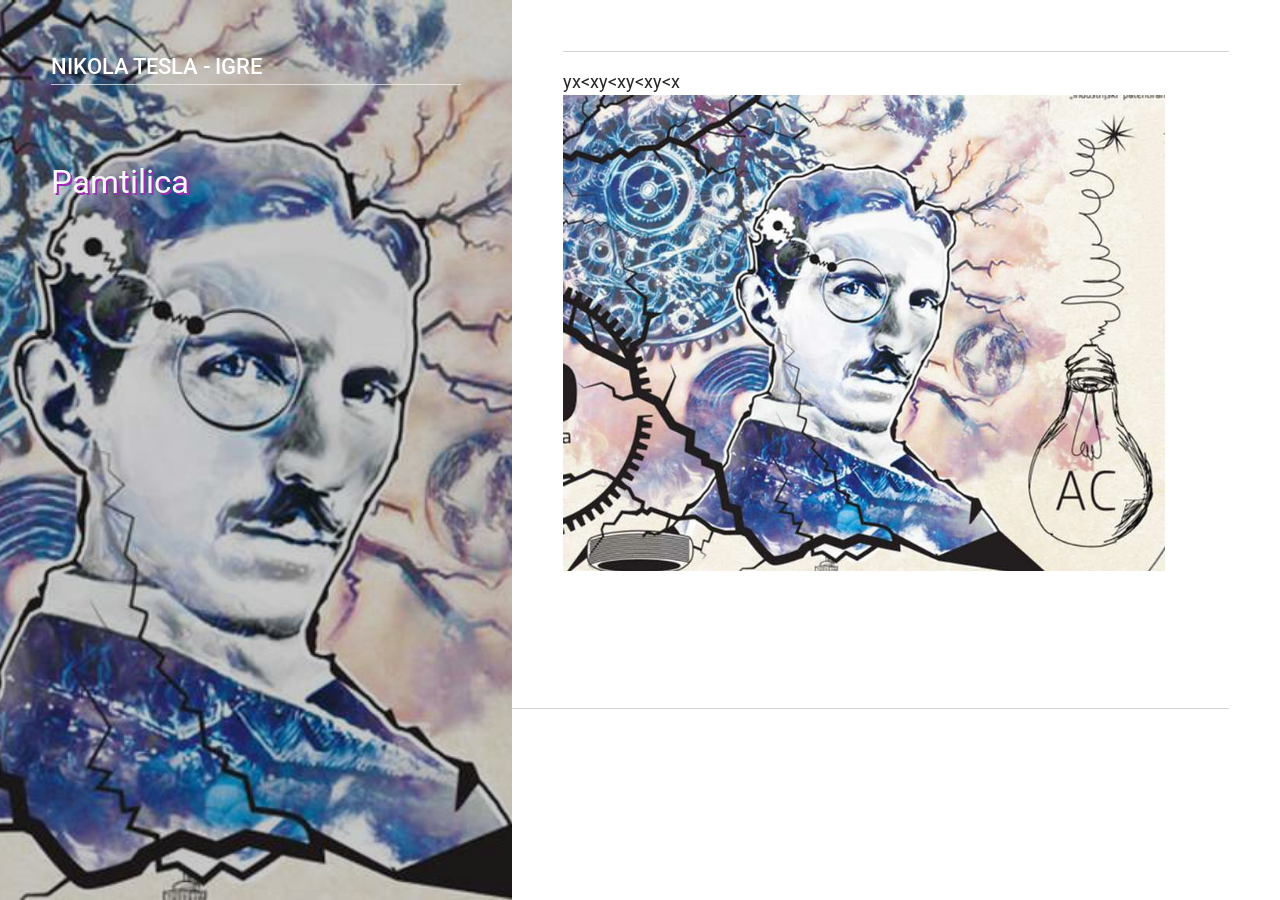
<file: pamtilica.html>
<!DOCTYPE html><html lang="en"><head><meta charset="utf-8"><meta http-equiv="X-UA-Compatible" content="IE=edge"><meta name="viewport" content="width=device-width,initial-scale=1"><title>Pamtilica - Nikola Tesla - igre</title><meta name="robots" content="index, follow"><meta name="generator" content="Publii Open-Source CMS for Static Site"><link rel="canonical" href="https://borna12.github.io/tesla/pamtilica.html"><link rel="amphtml" href="https://borna12.github.io/tesla/amp/pamtilica.html"><link type="application/atom+xml" rel="alternate" href="https://borna12.github.io/tesla/feed.xml"><meta property="og:title" content="Pamtilica"><meta property="og:image" content="https://borna12.github.io/tesla/media/posts/2/pamtilica.jpg"><meta property="og:site_name" content="My blog - Nikola Tesla - igre"><meta property="og:description" content="yx&lt;xy&lt;xy&lt;xy&lt;x"><meta property="og:url" content="https://borna12.github.io/tesla/pamtilica.html"><meta property="og:type" content="article"><link rel="preconnect" href="https://fonts.gstatic.com/" crossorigin><link href="https://fonts.googleapis.com/css?family=Roboto:400,500" rel="stylesheet"><link rel="stylesheet" href="https://borna12.github.io/tesla/assets/css/style.css?v=146d277e39de30c2793e023e1980cc60"><script type="application/ld+json">{"@context":"http://schema.org","@type":"Article","mainEntityOfPage":{"@type":"WebPage","@id":"https://borna12.github.io/tesla/pamtilica.html"},"headline":"Pamtilica","datePublished":"2020-02-16T18:24","dateModified":"2020-02-16T18:26","image":{"@type":"ImageObject","url":"https://borna12.github.io/tesla/media/posts/2/pamtilica.jpg","height":476,"width":602},"description":"yx&lt;xy&lt;xy&lt;xy&lt;x","publisher":{"@type":"Organization","name":"Josip Mihaljević; Marijana Borić"}}</script><script async src="https://borna12.github.io/tesla/assets/js/lazysizes.min.js?v=dc4b666bb3324aea4ead22e26059c761"></script></head><body><div class="container"><nav class="menu"><ul class="navbar__menu"></ul><button class="menu__close js-menu__close">Close</button></nav><div class="content js-content"><header><div class="top"><a class="logo" href="https://borna12.github.io/tesla">Nikola Tesla - igre</a></div><div class="top top--right is-sticky"></div></header><main class="main"><article class="post"><div class="main__left"><div class="hero"><img src="https://borna12.github.io/tesla/media/posts/2/pamtilica.jpg" sizes="(min-width: 61.3125em) 50vw, 100vw" srcset="https://borna12.github.io/tesla/media/posts/2/responsive/pamtilica-xs.jpg 300w, https://borna12.github.io/tesla/media/posts/2/responsive/pamtilica-sm.jpg 480w, https://borna12.github.io/tesla/media/posts/2/responsive/pamtilica-md.jpg 768w, https://borna12.github.io/tesla/media/posts/2/responsive/pamtilica-lg.jpg 1024w, https://borna12.github.io/tesla/media/posts/2/responsive/pamtilica-xl.jpg 1280w, https://borna12.github.io/tesla/media/posts/2/responsive/pamtilica-2xl.jpg 1600w" alt=""></div><header><h1>Pamtilica</h1></header></div><div class="main__right"><div class="post__entry">yx&lt;xy&lt;xy&lt;xy&lt;x<figure class="post__image--full"><img class="lazyload" src="https://borna12.github.io/tesla/media/posts/2/responsive/pamtilica-xs.jpg" data-sizes="auto" data-srcset="https://borna12.github.io/tesla/media/posts/2/responsive/pamtilica-xs.jpg 300w ,https://borna12.github.io/tesla/media/posts/2/responsive/pamtilica-sm.jpg 480w ,https://borna12.github.io/tesla/media/posts/2/responsive/pamtilica-md.jpg 768w" alt="" width="602" height="476"></figure></div></div></article></main><footer class="footer"><div class="footer__copyright">Powered by Publii</div></footer></div></div><script defer="defer" src="https://borna12.github.io/tesla/assets/js/jquery-3.2.1.slim.min.js?v=f307ecc7f6353949f03c06ffa70652a2"></script><script defer="defer" src="https://borna12.github.io/tesla/assets/js/scripts.min.js?v=26d3bc49d3a07b5c3737fd74ea1ba4d4"></script></body></html>
</file>
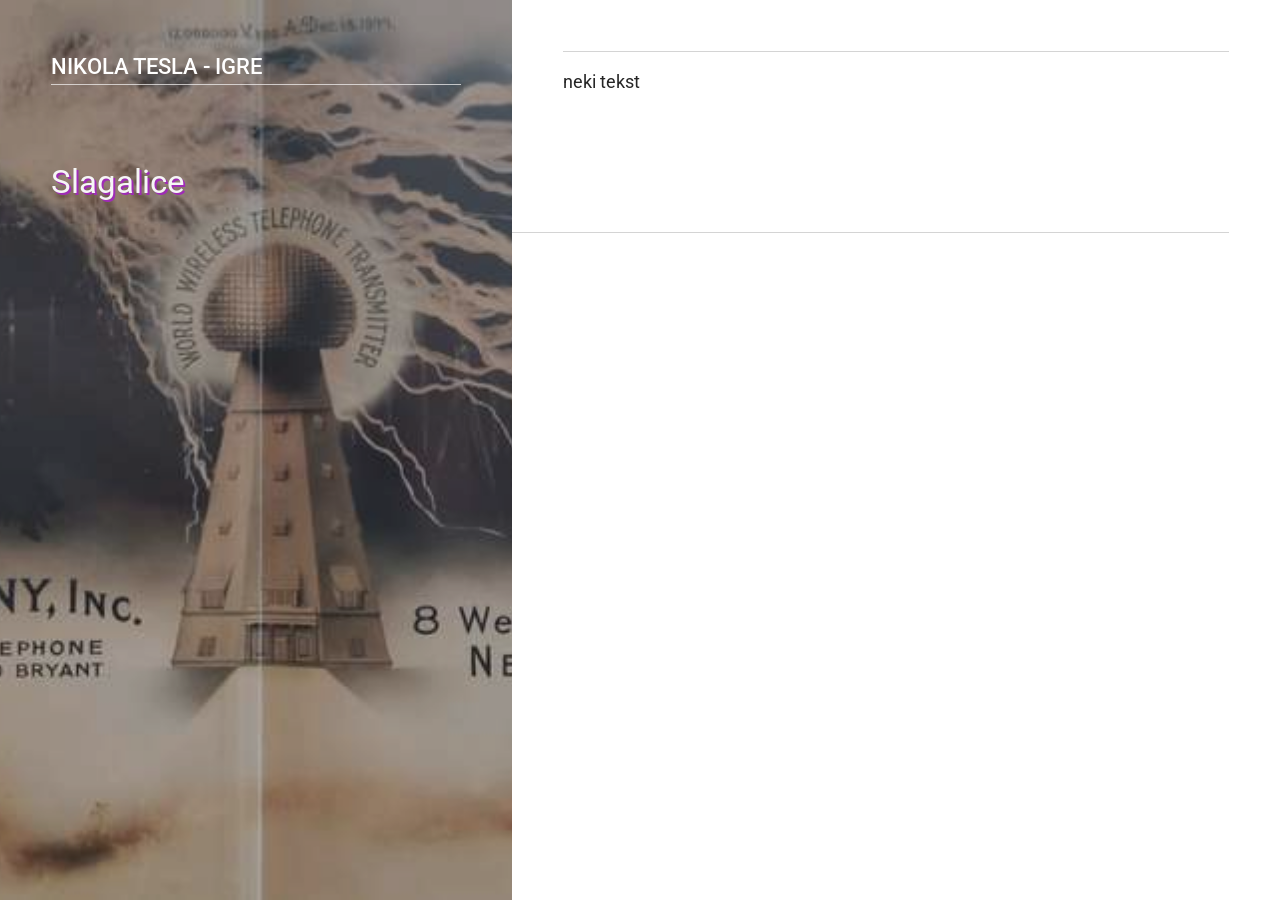
<file: slagalice.html>
<!DOCTYPE html><html lang="en"><head><meta charset="utf-8"><meta http-equiv="X-UA-Compatible" content="IE=edge"><meta name="viewport" content="width=device-width,initial-scale=1"><title>Slagalice - Nikola Tesla - igre</title><meta name="robots" content="index, follow"><meta name="generator" content="Publii Open-Source CMS for Static Site"><link rel="canonical" href="https://borna12.github.io/tesla/slagalice.html"><link rel="amphtml" href="https://borna12.github.io/tesla/amp/slagalice.html"><link type="application/atom+xml" rel="alternate" href="https://borna12.github.io/tesla/feed.xml"><meta property="og:title" content="Slagalice"><meta property="og:image" content="https://borna12.github.io/tesla/media/posts/1/Propagandni-letak-Tesla-Company-New-York.jpg"><meta property="og:site_name" content="My blog - Nikola Tesla - igre"><meta property="og:description" content="neki tekst"><meta property="og:url" content="https://borna12.github.io/tesla/slagalice.html"><meta property="og:type" content="article"><link rel="preconnect" href="https://fonts.gstatic.com/" crossorigin><link href="https://fonts.googleapis.com/css?family=Roboto:400,500" rel="stylesheet"><link rel="stylesheet" href="https://borna12.github.io/tesla/assets/css/style.css?v=146d277e39de30c2793e023e1980cc60"><script type="application/ld+json">{"@context":"http://schema.org","@type":"Article","mainEntityOfPage":{"@type":"WebPage","@id":"https://borna12.github.io/tesla/slagalice.html"},"headline":"Slagalice","datePublished":"2020-02-16T18:18","dateModified":"2020-02-16T18:18","image":{"@type":"ImageObject","url":"https://borna12.github.io/tesla/media/posts/1/Propagandni-letak-Tesla-Company-New-York.jpg","height":873,"width":1486},"description":"neki tekst","publisher":{"@type":"Organization","name":"Josip Mihaljević; Marijana Borić"}}</script><script async src="https://borna12.github.io/tesla/assets/js/lazysizes.min.js?v=dc4b666bb3324aea4ead22e26059c761"></script></head><body><div class="container"><nav class="menu"><ul class="navbar__menu"></ul><button class="menu__close js-menu__close">Close</button></nav><div class="content js-content"><header><div class="top"><a class="logo" href="https://borna12.github.io/tesla">Nikola Tesla - igre</a></div><div class="top top--right is-sticky"></div></header><main class="main"><article class="post"><div class="main__left"><div class="hero"><img src="https://borna12.github.io/tesla/media/posts/1/Propagandni-letak-Tesla-Company-New-York.jpg" sizes="(min-width: 61.3125em) 50vw, 100vw" srcset="https://borna12.github.io/tesla/media/posts/1/responsive/Propagandni-letak-Tesla-Company-New-York-xs.jpg 300w, https://borna12.github.io/tesla/media/posts/1/responsive/Propagandni-letak-Tesla-Company-New-York-sm.jpg 480w, https://borna12.github.io/tesla/media/posts/1/responsive/Propagandni-letak-Tesla-Company-New-York-md.jpg 768w, https://borna12.github.io/tesla/media/posts/1/responsive/Propagandni-letak-Tesla-Company-New-York-lg.jpg 1024w, https://borna12.github.io/tesla/media/posts/1/responsive/Propagandni-letak-Tesla-Company-New-York-xl.jpg 1280w, https://borna12.github.io/tesla/media/posts/1/responsive/Propagandni-letak-Tesla-Company-New-York-2xl.jpg 1600w" alt=""></div><header><h1>Slagalice</h1></header></div><div class="main__right"><div class="post__entry">neki tekst</div></div></article></main><footer class="footer"><div class="footer__copyright">Powered by Publii</div></footer></div></div><script defer="defer" src="https://borna12.github.io/tesla/assets/js/jquery-3.2.1.slim.min.js?v=f307ecc7f6353949f03c06ffa70652a2"></script><script defer="defer" src="https://borna12.github.io/tesla/assets/js/scripts.min.js?v=26d3bc49d3a07b5c3737fd74ea1ba4d4"></script></body></html>
</file>
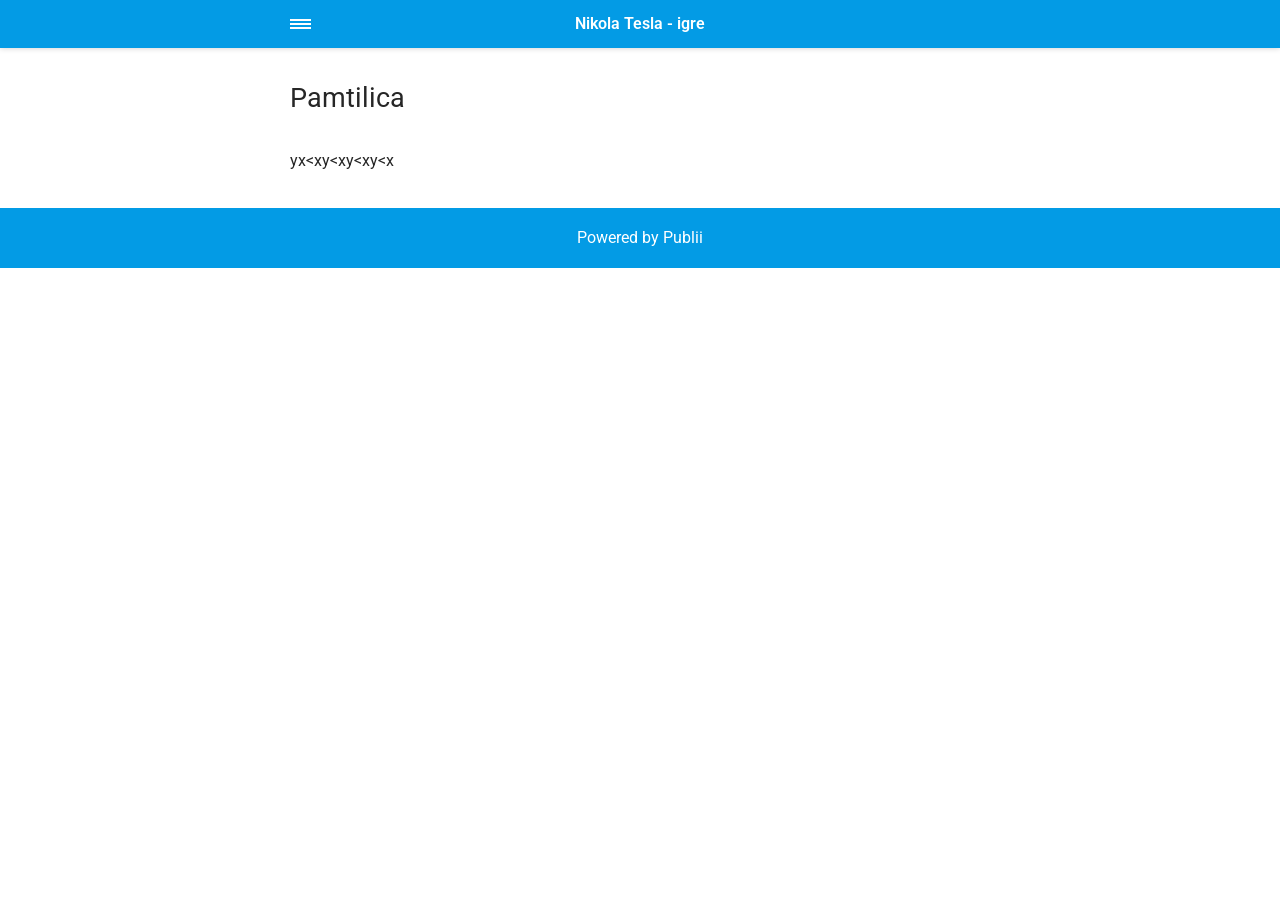
<file: amp/pamtilica.html>
<!doctype html><html amp lang="en"><head><meta charset="utf-8"><title>Pamtilica - Nikola Tesla - igre</title><link rel="canonical" href="https://borna12.github.io/tesla/pamtilica.html"><meta name="viewport" content="width=device-width,minimum-scale=1,initial-scale=1"><link href="https://fonts.googleapis.com/css?family=Roboto:400,700" rel="stylesheet" type="text/css"><script async custom-element="amp-sidebar" src="https://cdn.ampproject.org/v0/amp-sidebar-0.1.js"></script><script async custom-element="amp-social-share" src="https://cdn.ampproject.org/v0/amp-social-share-0.1.js"></script><script async custom-element="amp-iframe" src="https://cdn.ampproject.org/v0/amp-iframe-0.1.js"></script><script async custom-element="amp-video" src="https://cdn.ampproject.org/v0/amp-video-0.1.js"></script><script type="application/ld+json">{"@context":"http://schema.org","@type":"Article","mainEntityOfPage":{"@type":"WebPage","@id":"https://borna12.github.io/tesla/amp/pamtilica.html"},"headline":"Pamtilica","datePublished":"2020-02-16T18:24","dateModified":"2020-02-16T18:26","image":{"@type":"ImageObject","url":"https://borna12.github.io/tesla/media/posts/2/pamtilica.jpg","height":476,"width":602},"description":"yx&lt;xy&lt;xy&lt;xy&lt;x","publisher":{"@type":"Organization","name":"Josip Mihaljević; Marijana Borić"}}</script><style amp-custom>article,
aside,
footer,
header,
hgroup,
main,
nav,
section {
  display: block; }

*,
*:before,
*:after {
  -webkit-box-sizing: content-box;
  box-sizing: content-box;
  margin: 0;
  padding: 0; }

li {
  list-style: none; }

amp-img {
  max-width: 100%; }

button,
input,
select,
textarea {
  font: inherit; }

html {
  font-size: 1rem; }

body {
  background: #f1f1f1;
  color: #262626;
  font-family: -apple-system, BlinkMacSystemFont, "Segoe UI", Roboto, Oxygen-Sans, Ubuntu, Cantarell, "Helvetica Neue", sans-serif;
  line-height: 1.6; }

a {
  color:  #039be5;
  text-decoration: none;
  -webkit-transition: all 0.12s linear 0s;
  -o-transition: all 0.12s linear 0s;
  transition: all 0.12s linear 0s; }

a:hover {
  color: #262626;
  text-decoration: underline;
  -webkit-text-decoration-skip: ink;
  text-decoration-skip: ink; }

a:active {
  color: #262626; }

a:focus {
  outline: 2px dotted #039be5; }

figure,
blockquote,
p,
ul,
ol,
dl,
table,
hr,
fieldset {
  margin-top: 1.6rem; }

h1,
h2,
h3,
h4,
h5,
h6 {
  color: #262626;
  font-family: -apple-system, BlinkMacSystemFont, "Segoe UI", Roboto, Oxygen-Sans, Ubuntu, Cantarell, "Helvetica Neue", sans-serif;
  font-weight: 500;
  line-height: 1.2;
  margin-top: 2.13333rem; }

h1 {
  font-size: 1.67583rem;
  font-weight: normal; }

h2 {
  font-size: 1.4729rem; }

h3 {
  font-size: 1.29454rem; }

h4 {
  font-size: 1.13778rem; }

h5 {
  font-size: 1rem; }

h6 {
  font-size: 0.87891rem; }

h2 + p,
h3 + p,
h4 + p,
h5 + p,
h6 + p {
  margin-top: 0.8rem; }

b,
strong {
  font-weight: 600; }

blockquote {
  color: #6c7175;
  font-family: "Droid Serif", "Times", "Source Serif Pro", serif;
  font-style: italic;
  padding: 1.33333rem 0.53333rem 1.33333rem 3.2rem;
  position: relative; }
  blockquote:before {
    display: block;
    content: "\201C";
    font-size: 4.41226rem;
    position: absolute;
    left: 0;
    top: -12px;
    color: rgba(108, 113, 117, 0.5); }
  blockquote > :nth-child(1) {
    margin-top: 0; }

ul,
ol {
  margin-left: 2rem; }
  ul > li,
  ol > li {
    list-style: inherit;
    padding: 0 0 0.26667rem 0.26667rem; }

dl dt {
  color: #262626;
  font-weight: 600; }

code,
pre {
  background-color: #f1f1f1;
  font-family: monospace; }

pre {
  margin: 1.6rem 0 0;
  padding: 1.6rem;
  white-space: pre-wrap;
  word-wrap: break-word;
  overflow-x: auto; }
  pre > code {
    color: #262626;
    padding: 0; }

code {
  border-radius: 3px;
  color: #262626;
  padding: 0.26667rem 0.53333rem; }

table {
  border-collapse: collapse;
  border-spacing: 0;
  border: 1px solid #d4d4d4;
  width: 100%;
  overflow-x: auto;
  vertical-align: top;
  text-align: left;
  white-space: nowrap; }
  table th {
    font-weight: 500;
    padding: 0.53333rem 1.06667rem; }
  table tr {
    border-bottom: 1px solid #d4d4d4; }
    table tr:nth-child(2n) {
      background: #f1f1f1; }
  table td {
    padding: 0.53333rem 1.06667rem; }

figcaption {
  clear: both;
  color: rgba(108, 113, 117, 0.6);
  font-size: 0.82397rem;
  margin: 0.8rem 0 0;
  text-align: center; }

sub,
sup {
  font-size: 65%; }

hr {
  border: 0;
  height: 0;
  border-top: 1px solid rgba(0, 0, 0, 0.1);
  border-bottom: 1px solid rgba(255, 255, 255, 0.3); }

.btn, [type=button],
[type=submit],
button {
  background: #039be5;
  border: none;
  border-radius: 2px;
  color: #ffffff;
  cursor: pointer;
  display: inline-block;
  font-size: 0.87891rem;
  font-weight: 500;
  line-height: 1.9;
  padding: 0.53333rem 1.33333rem;
  text-align: center;
  text-decoration: none;
  -webkit-transition: all .15s ease;
  -o-transition: all .15s ease;
  transition: all .15s ease;
  width: auto; }
  .btn:hover, [type=button]:hover,
  [type=submit]:hover,
  button:hover {
    background: #262626;
    color: #ffffff; }
  .btn:focus, [type=button]:focus,
  [type=submit]:focus,
  button:focus {
    outline: none; }
  .btn-outline {
    border: 1px solid #ddd;
    background: #ffffff;
    border-radius: 3px;
    color: #262626; }

[type=button],
[type=submit],
button {
  text-transform: uppercase;
  -webkit-appearance: none;
  -moz-appearance: none; }

.navbar {
  background: #039be5;
  -webkit-box-shadow: 0 0 6px 0 rgba(0, 0, 0, 0.2);
  box-shadow: 0 0 6px 0 rgba(0, 0, 0, 0.2);
  line-height: 3;
  max-height: 4rem; }
  .navbar > div {
    -webkit-box-align: center;
    -ms-flex-align: center;
    align-items: center;
    display: -webkit-box;
    display: -ms-flexbox;
    display: flex;
    -webkit-box-pack: center;
    -ms-flex-pack: center;
    justify-content: center;
    text-align: left;
    max-width: 700px;
    margin: 0 auto; }
  .navbar a {
    color: #ffffff;
    text-decoration: none; }
  .navbar-sidebar-toggle {
    left: 0;
    position: relative;
    text-indent: -99999rem; }
    .navbar-sidebar-toggle:before {
      content: "";
      display: block;
      border-top: 0.375rem double #ffffff;
      border-bottom: 0.125rem solid #ffffff;
      height: 0.125rem;
      position: absolute;
      text-indent: 0;
      top: 50%;
      width: 1.3rem;
      -webkit-transform: translate(0px, -50%);
      -ms-transform: translate(0px, -50%);
      transform: translate(0px, -50%); }


.logo {
            display: inline-block;
  font-weight: 600;
  line-height: 1;
            margin: 0 auto;
            height: 2rem;
            text-indent: -9999px;
            width: 240px;vertical-align: middle;
        }
        .logo.logo-text {
            line-height: 2;
            text-align: center;
            text-indent: 0;
        }

amp-sidebar {
  background: #ffffff;
  width: 240px; }
  amp-sidebar > ul {
    margin: 0.8rem 0 0;
    padding: 0; }
    amp-sidebar > ul ul {
      border-left: 1px solid #d4d4d4;
      margin: 0.53333rem 0 0; }
    amp-sidebar > ul li {
      color: #262626;
      font-size: 0.9375rem;
      font-weight: 600;
      list-style: none;
      line-height: 1.4;
      padding: 0.42667rem 1.06667rem; }
      amp-sidebar > ul li li {
        font-weight: normal;
        padding: 0.26667rem 0 0.26667rem 1.06667rem; }
    amp-sidebar > ul a,
    amp-sidebar > ul a:visited {
      color: #262626; }

.bg-white {
  background: #ffffff; }

.wrap-page {
  max-width: 700px;
  margin: 0 auto; }

@media all and (max-width: 43.6875em) {
  .wrap-inner {
    padding: 0 6%; } }

.page-title {
  background: #ffffff;
  -webkit-box-shadow: 0 2px 3px rgba(38, 38, 38, 0.1);
  box-shadow: 0 2px 3px rgba(38, 38, 38, 0.1);
  margin-bottom: 0.8rem;
  padding: 1.6rem 6%; }
  .page-title > h1 {
    margin: 0;
    font-size: 1.29454rem; }
  .page-title > p {
    font-size: 0.87891rem;
    color: #6c7175;
    line-height: 1.3;
    margin: 0.26667rem 0 0; }
  .page-title-author {
    border-radius: 50%;
    float: left;
    height: 2.5rem;
    width: 2.5rem; }
    .page-title-author + h1 {
      margin-left: 3.5rem; }
      .page-title-author + h1 + p {
        margin-left: 3.5rem; }

.card {
  background: #ffffff;
  -webkit-box-shadow: 0 2px 3px rgba(38, 38, 38, 0.1);
  box-shadow: 0 2px 3px rgba(38, 38, 38, 0.1);
  margin-bottom: 0.8rem;
  padding-bottom: 1.06667rem; }

  .card-meta {
    border-top: 1px solid #d4d4d4;
    color: rgba(108, 113, 117, 0.6);
    font-size: 0.7242rem;
    font-weight: 500;
    margin-top: 1.06667rem;
    padding-top: 1.06667rem;
    text-transform: uppercase; }
    .card-meta a + time:before {
      content: "";
      background: #d4d4d4;
      display: inline-block;
      height: 3px;
      margin: 0 8px;
      width: 3px;
      vertical-align: middle;
      border-radius: 50%; }
  .card-text {
    font-size: 0.9375rem;
    overflow: hidden;
    padding: 0 6%; }
    .card-text h2 {
      font-size: 1.13778rem; }

.post {
  margin-bottom: 2.13333rem; }
  .post-featured-image {
    margin-top: 0;
    position: relative; }
    .post-featured-image > figcaption {
      background: rgba(0, 0, 0, 0.5);
      border-radius: 3px;
      color: #ffffff;
      position: absolute;
      bottom: 0.8rem;
      padding: 0 0.26667rem;
      right: 6%; }
  .post-header {
    margin-bottom: 2.13333rem; }
  .post-meta {
    border-bottom: 1px solid #d4d4d4;
    color: rgba(108, 113, 117, 0.6);
    font-size: 0.7242rem;
    font-weight: 500;
    margin-top: 1.06667rem;
    padding-bottom: 1.06667rem;
    text-transform: uppercase; }
    .post-meta a + time:before {
      content: "";
      background: #d4d4d4;
      display: inline-block;
      height: 3px;
      margin: 0 8px;
      width: 3px;
      vertical-align: middle;
      border-radius: 50%; }
  .post-tag {
    margin: 0; }
    .post-tag > li {
      display: inline-block;
      padding: 0; }
      .post-tag > li a {
        background: #f1f1f1;
        border-radius: 2px;
        color: #6c7175;
        font-size: 0.77248rem;
        display: inline-block;
        margin: 0 0.26667rem 0.26667rem 0;
        padding: 0.26667rem 0.53333rem; }
        .post-tag > li a:hover {
          background: #039be5;
          color: #ffffff;
          text-decoration: none; }
  .post-share {
    display: -webkit-box;
    display: -ms-flexbox;
    display: flex;
    -webkit-box-orient: horizontal;
    -webkit-box-direction: normal;
    -ms-flex-direction: row;
    flex-direction: row;
    -webkit-box-pack: justify;
    -ms-flex-pack: justify;
    justify-content: space-between;
    margin-top: 1.6rem;
    width: 100%; }
    .post-share amp-social-share {
      -webkit-box-flex: 1;
      -ms-flex: 1 0 auto;
      flex: 1 0 auto;
      background-size: 24px; }
  .post-scroll {
    color: #ffffff;
    background: #039be5;
    bottom: 10px;
    border-radius: 50%;
    border: none;
    -webkit-box-shadow: 0 1px 1.5px 0 rgba(38, 38, 38, 0.12), 0 1px 1px 0 rgba(38, 38, 38, 0.24);
    box-shadow: 0 1px 1.5px 0 rgba(38, 38, 38, 0.12), 0 1px 1px 0 rgba(38, 38, 38, 0.24);
    font-size: 1.13778rem;
    height: 46px;
    opacity: 0;
    outline: none;
    position: fixed;
    padding: 0;
    right: 4%;
    visibility: hidden;
    width: 46px;
    z-index: 9999; }
    .post-scroll-marker {
      height: 0px;
      position: absolute;
      top: 100px;
      width: 0px; }
        .post-pagination {
    background: #f1f1f1;
    -webkit-box-shadow: inset 0 2px 3px rgba(38, 38, 38, 0.1);
    box-shadow: inset 0 2px 3px rgba(38, 38, 38, 0.1);
    border-top: 1px solid #d4d4d4;
    padding: 1.06667rem 0; }
    .post-pagination > div {
      line-height: 1.2;
      padding: 0.53333rem 1.06667rem;
      text-align: center; }
      .post-pagination > div span {
        display: block;
        color: #6c7175;
        font-size: 0.7242rem;
        font-weight: 500;
        margin-bottom: 0.26667rem;
        text-transform: uppercase; }
    .post-pagination-prev a:before {
      content: "\2190";
      margin-right: 0.26667rem; }
    .post-pagination-next a:after {
      content: "\2192";
      margin-left: 0.26667rem; }

aside {
  margin: 1.6rem 0 0; }

.align-left {
  text-align: left; }

.align-right {
  text-align: right; }

.align-center {
  text-align: center; }

.align-justify {
  text-align: justify; }

.msg {
  border-left: 2px solid transparent;
  padding: 1.06667rem 1.06667rem; }
  .msg--highlight {
    background-color: #fff8e6;
    border-color: #e2ac4f; }
  .msg--info {
    background: rgba(45, 97, 201, 0.03);
    border-color: #039be5; }
  .msg--success {
    background: #f7fbf6;
    border-color: #5ab44b; }
  .msg--warning {
    background: #fff3f3;
    border-color: #c06367;
    color: #a94442; }

.dropcap:first-letter {
  float: left;
  font-family: -apple-system, BlinkMacSystemFont, "Segoe UI", Roboto, Oxygen-Sans, Ubuntu, Cantarell, "Helvetica Neue", sans-serif;
  font-size: 2.16943rem;
  line-height: 0.7;
  margin-right: 0.53333rem;
  padding: 0.53333rem 0.53333rem 0.53333rem 0; }

.pagination {
  display: -webkit-box;
  display: -ms-flexbox;
  display: flex;
  -webkit-box-pack: justify;
  -ms-flex-pack: justify;
  justify-content: space-between;
  margin: 0.8rem 0; }
  .pagination > a {
    padding-left: 0;
    padding-right: 0;
    width: 49%; }
  .pagination-right {
    margin-left: auto; }

.bottom {
  background: #039be5;
  color: #ffffff;
  padding: 1.06667rem 4%;
  text-align: center; }</style><style amp-boilerplate>body{-webkit-animation:-amp-start 8s steps(1,end) 0s 1 normal both;-moz-animation:-amp-start 8s steps(1,end) 0s 1 normal both;-ms-animation:-amp-start 8s steps(1,end) 0s 1 normal both;animation:-amp-start 8s steps(1,end) 0s 1 normal both}@-webkit-keyframes -amp-start{from{visibility:hidden}to{visibility:visible}}@-moz-keyframes -amp-start{from{visibility:hidden}to{visibility:visible}}@-ms-keyframes -amp-start{from{visibility:hidden}to{visibility:visible}}@-o-keyframes -amp-start{from{visibility:hidden}to{visibility:visible}}@keyframes -amp-start{from{visibility:hidden}to{visibility:visible}}</style><noscript><style amp-boilerplate>body{-webkit-animation:none;-moz-animation:none;-ms-animation:none;animation:none}</style></noscript><script async src="https://cdn.ampproject.org/v0.js"></script><script custom-element="amp-animation" src="https://cdn.ampproject.org/v0/amp-animation-0.1.js" async></script><script custom-element="amp-position-observer" src="https://cdn.ampproject.org/v0/amp-position-observer-0.1.js" async></script></head><body class="bg-white"><nav class="navbar wrap-inner" id="top"><div><a on="tap:navbar-sidebar.toggle" class="navbar-sidebar-toggle" title="Menu">Menu</a> <a class="logo logo-text" href="https://borna12.github.io/tesla/amp">Nikola Tesla - igre</a></div></nav><main class="wrap-page"><article class="post"><figure class="post-featured-image"><amp-img src="https://borna12.github.io/tesla/media/posts/2/pamtilica.jpg" alt="" srcset="https://borna12.github.io/tesla/media/posts/2/responsive/pamtilica-xs.jpg 300w ,https://borna12.github.io/tesla/media/posts/2/responsive/pamtilica-sm.jpg 480w ,https://borna12.github.io/tesla/media/posts/2/responsive/pamtilica-md.jpg 768w ,https://borna12.github.io/tesla/media/posts/2/responsive/pamtilica-lg.jpg 1024w ,https://borna12.github.io/tesla/media/posts/2/responsive/pamtilica-xl.jpg 1280w ,https://borna12.github.io/tesla/media/posts/2/responsive/pamtilica-2xl.jpg 1600w" sizes="(min-width: 61.3125em) 50vw, 100vw" height="476" layout="responsive" width="602"></amp-img></figure><div class="wrap-inner"><header class="post-header"><h1>Pamtilica</h1></header>yx&lt;xy&lt;xy&lt;xy&lt;x<figure class="post__image--full"><amp-img src="https://borna12.github.io/tesla/media/posts/2/pamtilica.jpg" sizes="(min-width: 61.3125em) 50vw, 100vw" srcset="https://borna12.github.io/tesla/media/posts/2/responsive/pamtilica-xs.jpg 300w ,https://borna12.github.io/tesla/media/posts/2/responsive/pamtilica-sm.jpg 480w ,https://borna12.github.io/tesla/media/posts/2/responsive/pamtilica-md.jpg 768w" alt="" width="602" height="476" layout="responsive"></amp-img></figure></div></article></main><amp-animation id="showAnim" layout="nodisplay"><script type="application/json">{
                    "duration": "200ms",
                    "fill": "both",
                    "iterations": "1",
                    "direction": "alternate",
                    "animations": [{
                        "selector": ".post-scroll",
                        "keyframes": [{
                            "opacity": "1",
                            "visibility": "visible",
                            "transform": "scale(1)"
                        }]
                    }]
                }</script></amp-animation><amp-animation id="hideAnim" layout="nodisplay"><script type="application/json">{
                    "duration": "200ms",
                    "fill": "both",
                    "iterations": "1",
                    "direction": "alternate",
                    "animations": [{
                        "selector": ".post-scroll",
                        "keyframes": [{
                            "opacity": "0",
                            "visibility": "hidden",
                            "transform": "scale(0.1)"
                        }]
                    }]
                }</script></amp-animation><div class="post-scroll-marker"><amp-position-observer on="enter:hideAnim.start; exit:showAnim.start" layout="nodisplay"></amp-position-observer></div><button class="post-scroll" on="tap:top.scrollTo(duration=200)">&#8593;</button><footer class="bottom">Powered by Publii</footer><amp-sidebar id="navbar-sidebar" layout="nodisplay"><ul></ul></amp-sidebar></body></html>
</file>
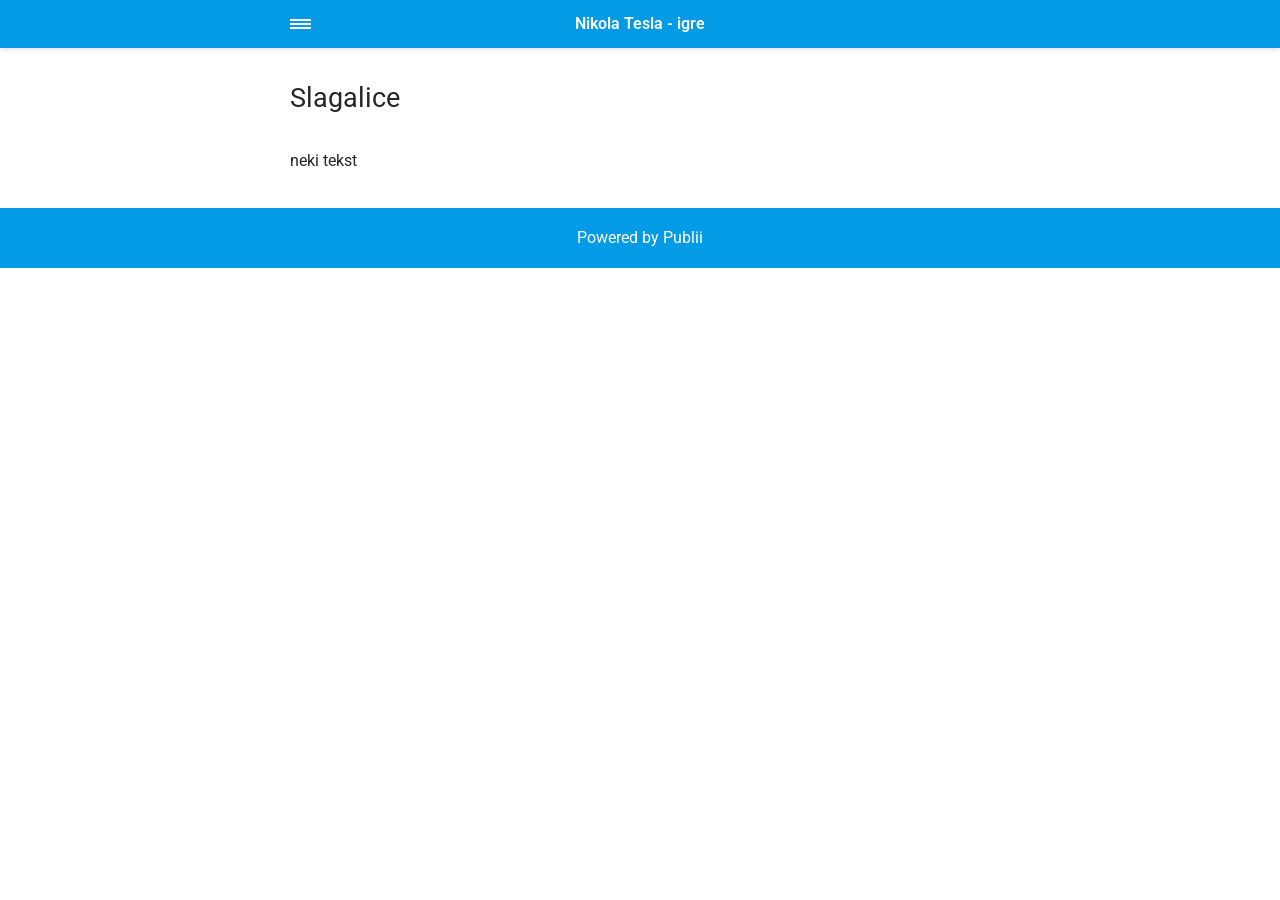
<file: amp/slagalice.html>
<!doctype html><html amp lang="en"><head><meta charset="utf-8"><title>Slagalice - Nikola Tesla - igre</title><link rel="canonical" href="https://borna12.github.io/tesla/slagalice.html"><meta name="viewport" content="width=device-width,minimum-scale=1,initial-scale=1"><link href="https://fonts.googleapis.com/css?family=Roboto:400,700" rel="stylesheet" type="text/css"><script async custom-element="amp-sidebar" src="https://cdn.ampproject.org/v0/amp-sidebar-0.1.js"></script><script async custom-element="amp-social-share" src="https://cdn.ampproject.org/v0/amp-social-share-0.1.js"></script><script async custom-element="amp-iframe" src="https://cdn.ampproject.org/v0/amp-iframe-0.1.js"></script><script async custom-element="amp-video" src="https://cdn.ampproject.org/v0/amp-video-0.1.js"></script><script type="application/ld+json">{"@context":"http://schema.org","@type":"Article","mainEntityOfPage":{"@type":"WebPage","@id":"https://borna12.github.io/tesla/amp/slagalice.html"},"headline":"Slagalice","datePublished":"2020-02-16T18:18","dateModified":"2020-02-16T18:18","image":{"@type":"ImageObject","url":"https://borna12.github.io/tesla/media/posts/1/Propagandni-letak-Tesla-Company-New-York.jpg","height":873,"width":1486},"description":"neki tekst","publisher":{"@type":"Organization","name":"Josip Mihaljević; Marijana Borić"}}</script><style amp-custom>article,
aside,
footer,
header,
hgroup,
main,
nav,
section {
  display: block; }

*,
*:before,
*:after {
  -webkit-box-sizing: content-box;
  box-sizing: content-box;
  margin: 0;
  padding: 0; }

li {
  list-style: none; }

amp-img {
  max-width: 100%; }

button,
input,
select,
textarea {
  font: inherit; }

html {
  font-size: 1rem; }

body {
  background: #f1f1f1;
  color: #262626;
  font-family: -apple-system, BlinkMacSystemFont, "Segoe UI", Roboto, Oxygen-Sans, Ubuntu, Cantarell, "Helvetica Neue", sans-serif;
  line-height: 1.6; }

a {
  color:  #039be5;
  text-decoration: none;
  -webkit-transition: all 0.12s linear 0s;
  -o-transition: all 0.12s linear 0s;
  transition: all 0.12s linear 0s; }

a:hover {
  color: #262626;
  text-decoration: underline;
  -webkit-text-decoration-skip: ink;
  text-decoration-skip: ink; }

a:active {
  color: #262626; }

a:focus {
  outline: 2px dotted #039be5; }

figure,
blockquote,
p,
ul,
ol,
dl,
table,
hr,
fieldset {
  margin-top: 1.6rem; }

h1,
h2,
h3,
h4,
h5,
h6 {
  color: #262626;
  font-family: -apple-system, BlinkMacSystemFont, "Segoe UI", Roboto, Oxygen-Sans, Ubuntu, Cantarell, "Helvetica Neue", sans-serif;
  font-weight: 500;
  line-height: 1.2;
  margin-top: 2.13333rem; }

h1 {
  font-size: 1.67583rem;
  font-weight: normal; }

h2 {
  font-size: 1.4729rem; }

h3 {
  font-size: 1.29454rem; }

h4 {
  font-size: 1.13778rem; }

h5 {
  font-size: 1rem; }

h6 {
  font-size: 0.87891rem; }

h2 + p,
h3 + p,
h4 + p,
h5 + p,
h6 + p {
  margin-top: 0.8rem; }

b,
strong {
  font-weight: 600; }

blockquote {
  color: #6c7175;
  font-family: "Droid Serif", "Times", "Source Serif Pro", serif;
  font-style: italic;
  padding: 1.33333rem 0.53333rem 1.33333rem 3.2rem;
  position: relative; }
  blockquote:before {
    display: block;
    content: "\201C";
    font-size: 4.41226rem;
    position: absolute;
    left: 0;
    top: -12px;
    color: rgba(108, 113, 117, 0.5); }
  blockquote > :nth-child(1) {
    margin-top: 0; }

ul,
ol {
  margin-left: 2rem; }
  ul > li,
  ol > li {
    list-style: inherit;
    padding: 0 0 0.26667rem 0.26667rem; }

dl dt {
  color: #262626;
  font-weight: 600; }

code,
pre {
  background-color: #f1f1f1;
  font-family: monospace; }

pre {
  margin: 1.6rem 0 0;
  padding: 1.6rem;
  white-space: pre-wrap;
  word-wrap: break-word;
  overflow-x: auto; }
  pre > code {
    color: #262626;
    padding: 0; }

code {
  border-radius: 3px;
  color: #262626;
  padding: 0.26667rem 0.53333rem; }

table {
  border-collapse: collapse;
  border-spacing: 0;
  border: 1px solid #d4d4d4;
  width: 100%;
  overflow-x: auto;
  vertical-align: top;
  text-align: left;
  white-space: nowrap; }
  table th {
    font-weight: 500;
    padding: 0.53333rem 1.06667rem; }
  table tr {
    border-bottom: 1px solid #d4d4d4; }
    table tr:nth-child(2n) {
      background: #f1f1f1; }
  table td {
    padding: 0.53333rem 1.06667rem; }

figcaption {
  clear: both;
  color: rgba(108, 113, 117, 0.6);
  font-size: 0.82397rem;
  margin: 0.8rem 0 0;
  text-align: center; }

sub,
sup {
  font-size: 65%; }

hr {
  border: 0;
  height: 0;
  border-top: 1px solid rgba(0, 0, 0, 0.1);
  border-bottom: 1px solid rgba(255, 255, 255, 0.3); }

.btn, [type=button],
[type=submit],
button {
  background: #039be5;
  border: none;
  border-radius: 2px;
  color: #ffffff;
  cursor: pointer;
  display: inline-block;
  font-size: 0.87891rem;
  font-weight: 500;
  line-height: 1.9;
  padding: 0.53333rem 1.33333rem;
  text-align: center;
  text-decoration: none;
  -webkit-transition: all .15s ease;
  -o-transition: all .15s ease;
  transition: all .15s ease;
  width: auto; }
  .btn:hover, [type=button]:hover,
  [type=submit]:hover,
  button:hover {
    background: #262626;
    color: #ffffff; }
  .btn:focus, [type=button]:focus,
  [type=submit]:focus,
  button:focus {
    outline: none; }
  .btn-outline {
    border: 1px solid #ddd;
    background: #ffffff;
    border-radius: 3px;
    color: #262626; }

[type=button],
[type=submit],
button {
  text-transform: uppercase;
  -webkit-appearance: none;
  -moz-appearance: none; }

.navbar {
  background: #039be5;
  -webkit-box-shadow: 0 0 6px 0 rgba(0, 0, 0, 0.2);
  box-shadow: 0 0 6px 0 rgba(0, 0, 0, 0.2);
  line-height: 3;
  max-height: 4rem; }
  .navbar > div {
    -webkit-box-align: center;
    -ms-flex-align: center;
    align-items: center;
    display: -webkit-box;
    display: -ms-flexbox;
    display: flex;
    -webkit-box-pack: center;
    -ms-flex-pack: center;
    justify-content: center;
    text-align: left;
    max-width: 700px;
    margin: 0 auto; }
  .navbar a {
    color: #ffffff;
    text-decoration: none; }
  .navbar-sidebar-toggle {
    left: 0;
    position: relative;
    text-indent: -99999rem; }
    .navbar-sidebar-toggle:before {
      content: "";
      display: block;
      border-top: 0.375rem double #ffffff;
      border-bottom: 0.125rem solid #ffffff;
      height: 0.125rem;
      position: absolute;
      text-indent: 0;
      top: 50%;
      width: 1.3rem;
      -webkit-transform: translate(0px, -50%);
      -ms-transform: translate(0px, -50%);
      transform: translate(0px, -50%); }


.logo {
            display: inline-block;
  font-weight: 600;
  line-height: 1;
            margin: 0 auto;
            height: 2rem;
            text-indent: -9999px;
            width: 240px;vertical-align: middle;
        }
        .logo.logo-text {
            line-height: 2;
            text-align: center;
            text-indent: 0;
        }

amp-sidebar {
  background: #ffffff;
  width: 240px; }
  amp-sidebar > ul {
    margin: 0.8rem 0 0;
    padding: 0; }
    amp-sidebar > ul ul {
      border-left: 1px solid #d4d4d4;
      margin: 0.53333rem 0 0; }
    amp-sidebar > ul li {
      color: #262626;
      font-size: 0.9375rem;
      font-weight: 600;
      list-style: none;
      line-height: 1.4;
      padding: 0.42667rem 1.06667rem; }
      amp-sidebar > ul li li {
        font-weight: normal;
        padding: 0.26667rem 0 0.26667rem 1.06667rem; }
    amp-sidebar > ul a,
    amp-sidebar > ul a:visited {
      color: #262626; }

.bg-white {
  background: #ffffff; }

.wrap-page {
  max-width: 700px;
  margin: 0 auto; }

@media all and (max-width: 43.6875em) {
  .wrap-inner {
    padding: 0 6%; } }

.page-title {
  background: #ffffff;
  -webkit-box-shadow: 0 2px 3px rgba(38, 38, 38, 0.1);
  box-shadow: 0 2px 3px rgba(38, 38, 38, 0.1);
  margin-bottom: 0.8rem;
  padding: 1.6rem 6%; }
  .page-title > h1 {
    margin: 0;
    font-size: 1.29454rem; }
  .page-title > p {
    font-size: 0.87891rem;
    color: #6c7175;
    line-height: 1.3;
    margin: 0.26667rem 0 0; }
  .page-title-author {
    border-radius: 50%;
    float: left;
    height: 2.5rem;
    width: 2.5rem; }
    .page-title-author + h1 {
      margin-left: 3.5rem; }
      .page-title-author + h1 + p {
        margin-left: 3.5rem; }

.card {
  background: #ffffff;
  -webkit-box-shadow: 0 2px 3px rgba(38, 38, 38, 0.1);
  box-shadow: 0 2px 3px rgba(38, 38, 38, 0.1);
  margin-bottom: 0.8rem;
  padding-bottom: 1.06667rem; }

  .card-meta {
    border-top: 1px solid #d4d4d4;
    color: rgba(108, 113, 117, 0.6);
    font-size: 0.7242rem;
    font-weight: 500;
    margin-top: 1.06667rem;
    padding-top: 1.06667rem;
    text-transform: uppercase; }
    .card-meta a + time:before {
      content: "";
      background: #d4d4d4;
      display: inline-block;
      height: 3px;
      margin: 0 8px;
      width: 3px;
      vertical-align: middle;
      border-radius: 50%; }
  .card-text {
    font-size: 0.9375rem;
    overflow: hidden;
    padding: 0 6%; }
    .card-text h2 {
      font-size: 1.13778rem; }

.post {
  margin-bottom: 2.13333rem; }
  .post-featured-image {
    margin-top: 0;
    position: relative; }
    .post-featured-image > figcaption {
      background: rgba(0, 0, 0, 0.5);
      border-radius: 3px;
      color: #ffffff;
      position: absolute;
      bottom: 0.8rem;
      padding: 0 0.26667rem;
      right: 6%; }
  .post-header {
    margin-bottom: 2.13333rem; }
  .post-meta {
    border-bottom: 1px solid #d4d4d4;
    color: rgba(108, 113, 117, 0.6);
    font-size: 0.7242rem;
    font-weight: 500;
    margin-top: 1.06667rem;
    padding-bottom: 1.06667rem;
    text-transform: uppercase; }
    .post-meta a + time:before {
      content: "";
      background: #d4d4d4;
      display: inline-block;
      height: 3px;
      margin: 0 8px;
      width: 3px;
      vertical-align: middle;
      border-radius: 50%; }
  .post-tag {
    margin: 0; }
    .post-tag > li {
      display: inline-block;
      padding: 0; }
      .post-tag > li a {
        background: #f1f1f1;
        border-radius: 2px;
        color: #6c7175;
        font-size: 0.77248rem;
        display: inline-block;
        margin: 0 0.26667rem 0.26667rem 0;
        padding: 0.26667rem 0.53333rem; }
        .post-tag > li a:hover {
          background: #039be5;
          color: #ffffff;
          text-decoration: none; }
  .post-share {
    display: -webkit-box;
    display: -ms-flexbox;
    display: flex;
    -webkit-box-orient: horizontal;
    -webkit-box-direction: normal;
    -ms-flex-direction: row;
    flex-direction: row;
    -webkit-box-pack: justify;
    -ms-flex-pack: justify;
    justify-content: space-between;
    margin-top: 1.6rem;
    width: 100%; }
    .post-share amp-social-share {
      -webkit-box-flex: 1;
      -ms-flex: 1 0 auto;
      flex: 1 0 auto;
      background-size: 24px; }
  .post-scroll {
    color: #ffffff;
    background: #039be5;
    bottom: 10px;
    border-radius: 50%;
    border: none;
    -webkit-box-shadow: 0 1px 1.5px 0 rgba(38, 38, 38, 0.12), 0 1px 1px 0 rgba(38, 38, 38, 0.24);
    box-shadow: 0 1px 1.5px 0 rgba(38, 38, 38, 0.12), 0 1px 1px 0 rgba(38, 38, 38, 0.24);
    font-size: 1.13778rem;
    height: 46px;
    opacity: 0;
    outline: none;
    position: fixed;
    padding: 0;
    right: 4%;
    visibility: hidden;
    width: 46px;
    z-index: 9999; }
    .post-scroll-marker {
      height: 0px;
      position: absolute;
      top: 100px;
      width: 0px; }
        .post-pagination {
    background: #f1f1f1;
    -webkit-box-shadow: inset 0 2px 3px rgba(38, 38, 38, 0.1);
    box-shadow: inset 0 2px 3px rgba(38, 38, 38, 0.1);
    border-top: 1px solid #d4d4d4;
    padding: 1.06667rem 0; }
    .post-pagination > div {
      line-height: 1.2;
      padding: 0.53333rem 1.06667rem;
      text-align: center; }
      .post-pagination > div span {
        display: block;
        color: #6c7175;
        font-size: 0.7242rem;
        font-weight: 500;
        margin-bottom: 0.26667rem;
        text-transform: uppercase; }
    .post-pagination-prev a:before {
      content: "\2190";
      margin-right: 0.26667rem; }
    .post-pagination-next a:after {
      content: "\2192";
      margin-left: 0.26667rem; }

aside {
  margin: 1.6rem 0 0; }

.align-left {
  text-align: left; }

.align-right {
  text-align: right; }

.align-center {
  text-align: center; }

.align-justify {
  text-align: justify; }

.msg {
  border-left: 2px solid transparent;
  padding: 1.06667rem 1.06667rem; }
  .msg--highlight {
    background-color: #fff8e6;
    border-color: #e2ac4f; }
  .msg--info {
    background: rgba(45, 97, 201, 0.03);
    border-color: #039be5; }
  .msg--success {
    background: #f7fbf6;
    border-color: #5ab44b; }
  .msg--warning {
    background: #fff3f3;
    border-color: #c06367;
    color: #a94442; }

.dropcap:first-letter {
  float: left;
  font-family: -apple-system, BlinkMacSystemFont, "Segoe UI", Roboto, Oxygen-Sans, Ubuntu, Cantarell, "Helvetica Neue", sans-serif;
  font-size: 2.16943rem;
  line-height: 0.7;
  margin-right: 0.53333rem;
  padding: 0.53333rem 0.53333rem 0.53333rem 0; }

.pagination {
  display: -webkit-box;
  display: -ms-flexbox;
  display: flex;
  -webkit-box-pack: justify;
  -ms-flex-pack: justify;
  justify-content: space-between;
  margin: 0.8rem 0; }
  .pagination > a {
    padding-left: 0;
    padding-right: 0;
    width: 49%; }
  .pagination-right {
    margin-left: auto; }

.bottom {
  background: #039be5;
  color: #ffffff;
  padding: 1.06667rem 4%;
  text-align: center; }</style><style amp-boilerplate>body{-webkit-animation:-amp-start 8s steps(1,end) 0s 1 normal both;-moz-animation:-amp-start 8s steps(1,end) 0s 1 normal both;-ms-animation:-amp-start 8s steps(1,end) 0s 1 normal both;animation:-amp-start 8s steps(1,end) 0s 1 normal both}@-webkit-keyframes -amp-start{from{visibility:hidden}to{visibility:visible}}@-moz-keyframes -amp-start{from{visibility:hidden}to{visibility:visible}}@-ms-keyframes -amp-start{from{visibility:hidden}to{visibility:visible}}@-o-keyframes -amp-start{from{visibility:hidden}to{visibility:visible}}@keyframes -amp-start{from{visibility:hidden}to{visibility:visible}}</style><noscript><style amp-boilerplate>body{-webkit-animation:none;-moz-animation:none;-ms-animation:none;animation:none}</style></noscript><script async src="https://cdn.ampproject.org/v0.js"></script><script custom-element="amp-animation" src="https://cdn.ampproject.org/v0/amp-animation-0.1.js" async></script><script custom-element="amp-position-observer" src="https://cdn.ampproject.org/v0/amp-position-observer-0.1.js" async></script></head><body class="bg-white"><nav class="navbar wrap-inner" id="top"><div><a on="tap:navbar-sidebar.toggle" class="navbar-sidebar-toggle" title="Menu">Menu</a> <a class="logo logo-text" href="https://borna12.github.io/tesla/amp">Nikola Tesla - igre</a></div></nav><main class="wrap-page"><article class="post"><figure class="post-featured-image"><amp-img src="https://borna12.github.io/tesla/media/posts/1/Propagandni-letak-Tesla-Company-New-York.jpg" alt="" srcset="https://borna12.github.io/tesla/media/posts/1/responsive/Propagandni-letak-Tesla-Company-New-York-xs.jpg 300w ,https://borna12.github.io/tesla/media/posts/1/responsive/Propagandni-letak-Tesla-Company-New-York-sm.jpg 480w ,https://borna12.github.io/tesla/media/posts/1/responsive/Propagandni-letak-Tesla-Company-New-York-md.jpg 768w ,https://borna12.github.io/tesla/media/posts/1/responsive/Propagandni-letak-Tesla-Company-New-York-lg.jpg 1024w ,https://borna12.github.io/tesla/media/posts/1/responsive/Propagandni-letak-Tesla-Company-New-York-xl.jpg 1280w ,https://borna12.github.io/tesla/media/posts/1/responsive/Propagandni-letak-Tesla-Company-New-York-2xl.jpg 1600w" sizes="(min-width: 61.3125em) 50vw, 100vw" height="873" layout="responsive" width="1486"></amp-img></figure><div class="wrap-inner"><header class="post-header"><h1>Slagalice</h1></header>neki tekst</div></article></main><amp-animation id="showAnim" layout="nodisplay"><script type="application/json">{
                    "duration": "200ms",
                    "fill": "both",
                    "iterations": "1",
                    "direction": "alternate",
                    "animations": [{
                        "selector": ".post-scroll",
                        "keyframes": [{
                            "opacity": "1",
                            "visibility": "visible",
                            "transform": "scale(1)"
                        }]
                    }]
                }</script></amp-animation><amp-animation id="hideAnim" layout="nodisplay"><script type="application/json">{
                    "duration": "200ms",
                    "fill": "both",
                    "iterations": "1",
                    "direction": "alternate",
                    "animations": [{
                        "selector": ".post-scroll",
                        "keyframes": [{
                            "opacity": "0",
                            "visibility": "hidden",
                            "transform": "scale(0.1)"
                        }]
                    }]
                }</script></amp-animation><div class="post-scroll-marker"><amp-position-observer on="enter:hideAnim.start; exit:showAnim.start" layout="nodisplay"></amp-position-observer></div><button class="post-scroll" on="tap:top.scrollTo(duration=200)">&#8593;</button><footer class="bottom">Powered by Publii</footer><amp-sidebar id="navbar-sidebar" layout="nodisplay"><ul></ul></amp-sidebar></body></html>
</file>
